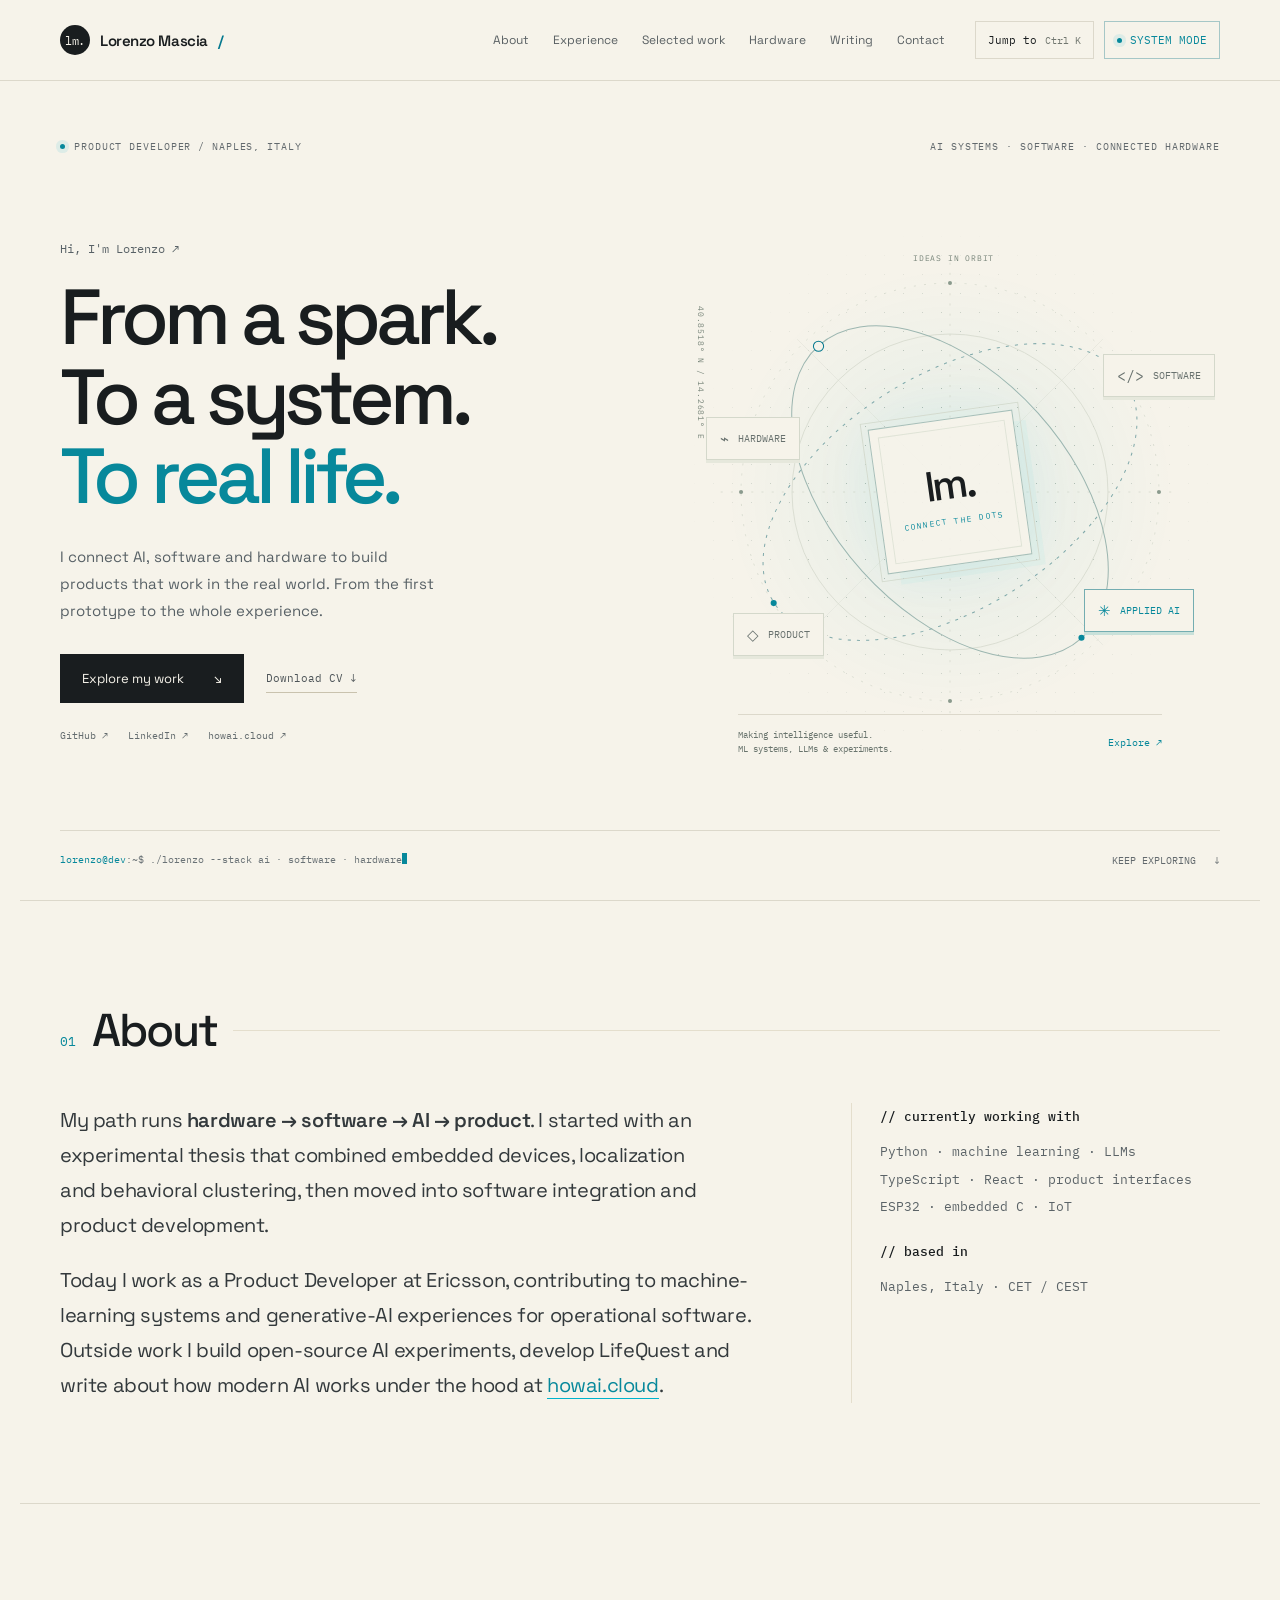
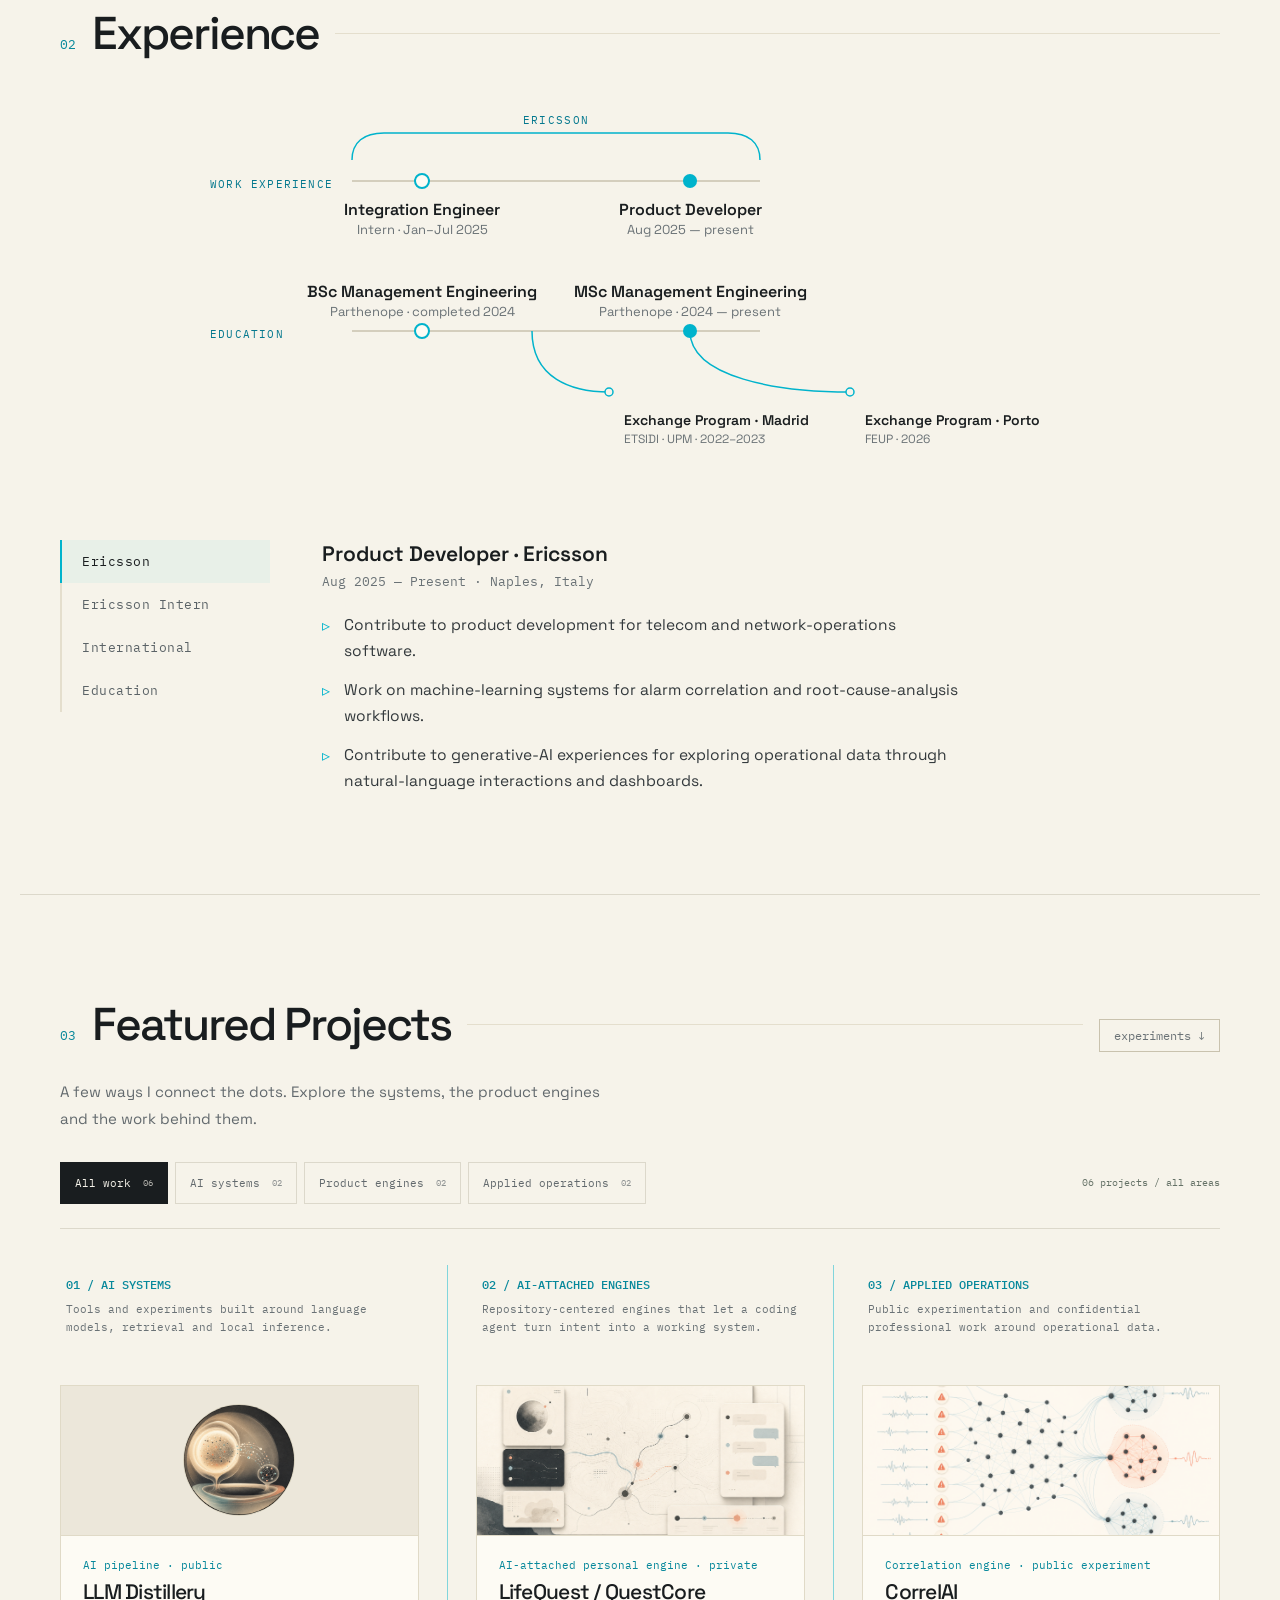
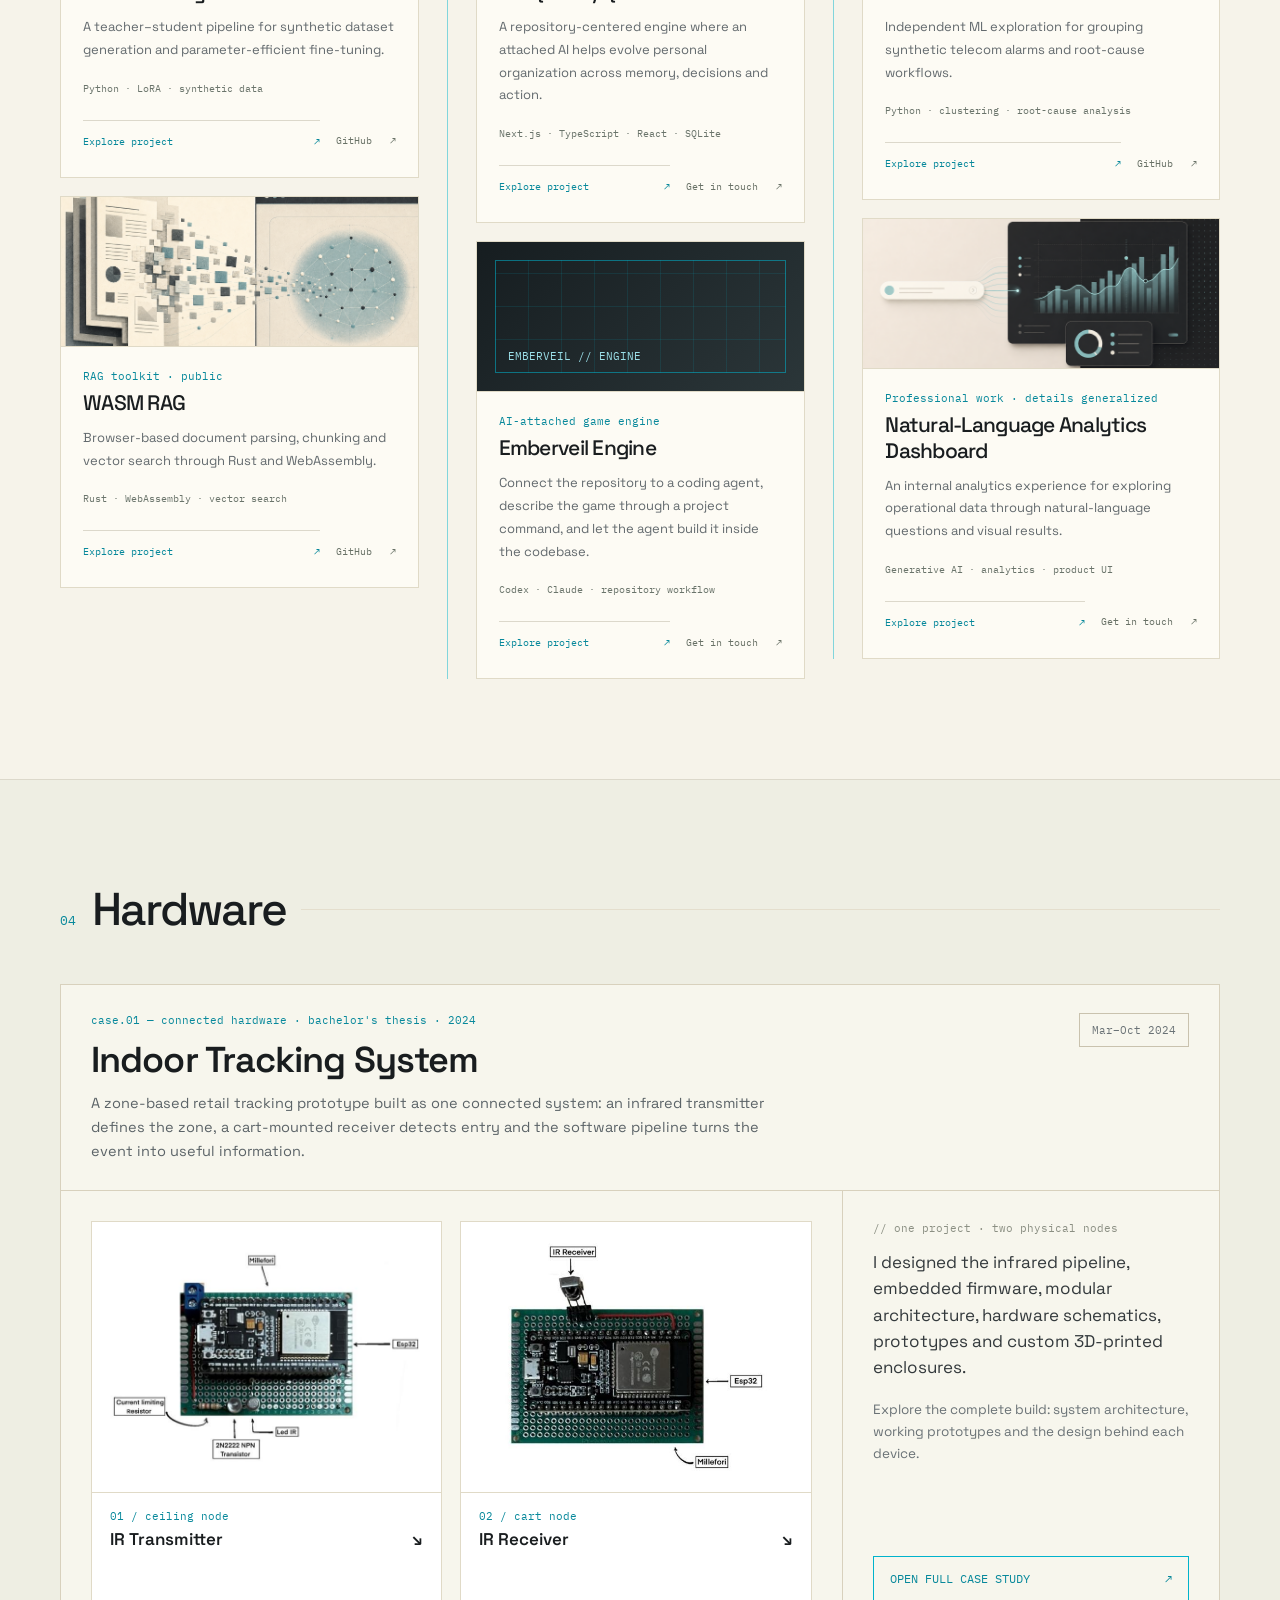
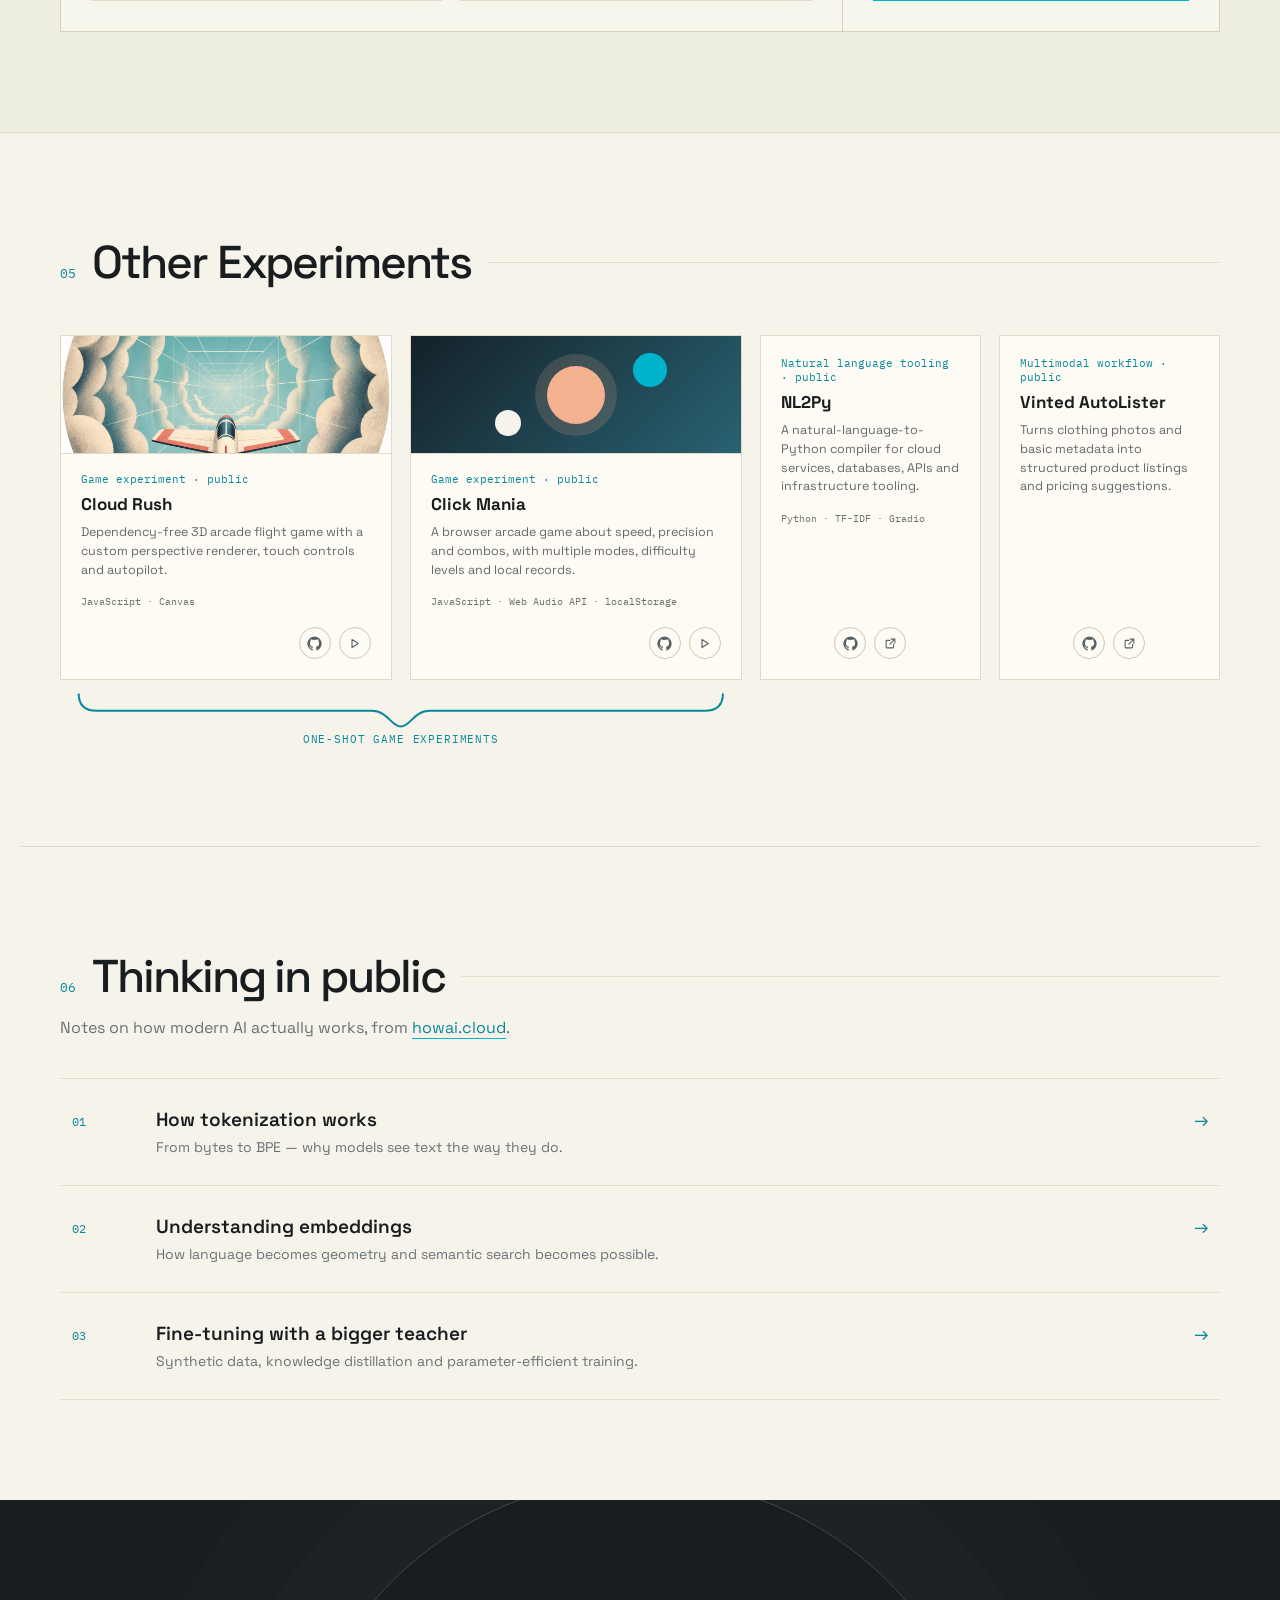
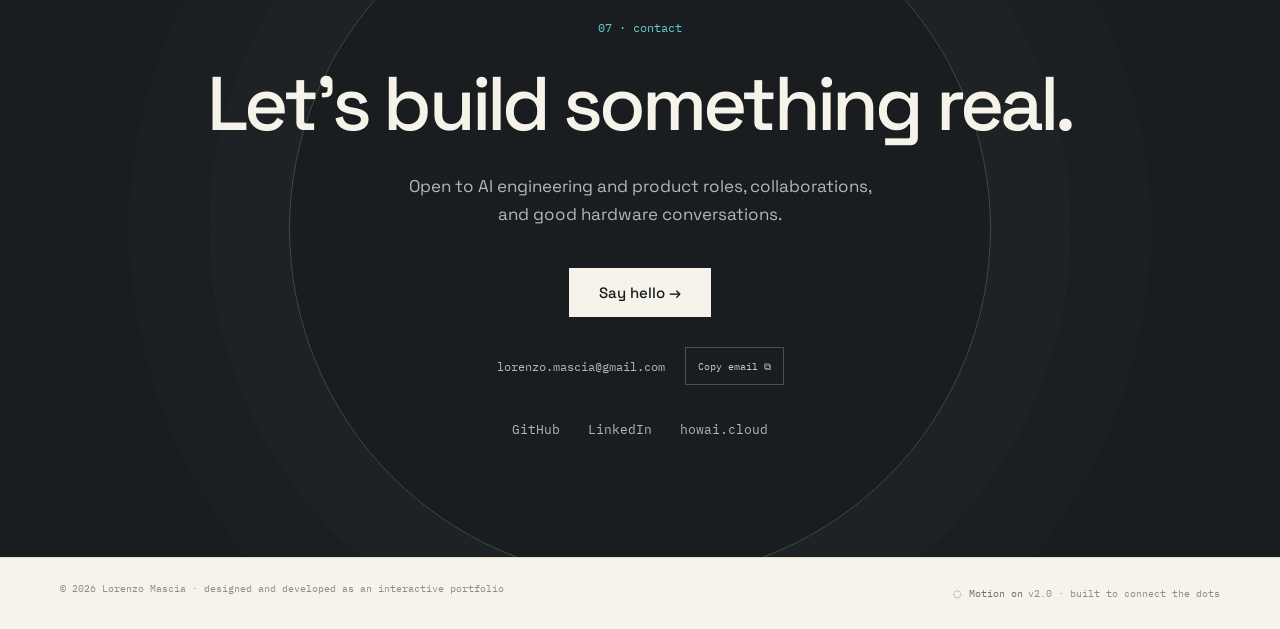
<file: index.html>
<!DOCTYPE html>
<html lang="en">
<head>
<meta charset="utf-8">
<meta name="viewport" content="width=device-width, initial-scale=1">
<title>Lorenzo Mascia</title>
<meta name="description" content="Product Developer based in Naples, Italy. I build applied AI systems, software products and connected hardware from prototype to working product.">
<meta property="og:title" content="Lorenzo Mascia">
<meta property="og:description" content="Applied AI systems, software products and connected hardware — from early prototype to working experience.">
<meta property="og:type" content="website">
<link rel="icon" href="assets/favicon.svg" type="image/svg+xml">
<link rel="preconnect" href="https://fonts.googleapis.com">
<link rel="preconnect" href="https://fonts.gstatic.com" crossorigin>
<link href="https://fonts.googleapis.com/css2?family=Space+Grotesk:wght@400;500;600;700&amp;family=IBM+Plex+Mono:wght@400;500&amp;display=swap" rel="stylesheet">
<style>
html { scroll-behavior: smooth; }
body { margin: 0; background: #f6f3ea; overflow-x: hidden; }
[hidden] { display: none !important; }
a { color: var(--accent-text, #04788e); }
a:hover { color: var(--accent, #00b3cc); }
::selection { background: rgba(0,179,204,.25); }
@keyframes blink { 0%,49% { opacity: 1; } 50%,100% { opacity: 0; } }
@keyframes pulse { 0% { box-shadow: 0 0 0 0 rgba(0,179,204,.55); } 70% { box-shadow: 0 0 0 8px rgba(0,179,204,0); } 100% { box-shadow: 0 0 0 0 rgba(0,179,204,0); } }
.hw-trigger { font: inherit; color: inherit; }
.hw-trigger:hover { border-color: var(--accent, #00b3cc) !important; }
.hw-trigger img { transition: transform .35s cubic-bezier(.25,.7,.25,1); }
.hw-trigger:hover img { transform: scale(1.025); }
.hw-panel[hidden] { display: none !important; }
.hw-case-card { transition: border-color .25s ease, transform .25s ease; }
.hw-case-card:hover { border-color: var(--accent, #00b3cc) !important; transform: translateY(-2px); }
.hw-case-link:focus-visible { outline: 2px solid var(--accent, #00b3cc); outline-offset: 4px; }
.feature-lanes { display: grid; grid-template-columns: repeat(3, minmax(0, 1fr)); gap: 0; align-items: start; }
.feature-lane { min-width: 0; padding: 0 28px; border-left: 1px solid rgba(0,179,204,.48); }
.feature-lane:first-child { padding-left: 0; border-left: 0; }
.feature-lane:last-child { padding-right: 0; }
.feature-lane-label { min-height: 112px; padding: 10px 6px 22px; font-family: 'IBM Plex Mono', monospace; font-size: 11px; line-height: 1.6; color: #6a7276; }
.feature-lane-label strong { display: block; margin-bottom: 7px; color: var(--accent-text, #04788e); font-size: 12px; font-weight: 500; }
.feature-stack { display: flex; flex-direction: column; gap: 18px; }
.feature-card { position: relative; display: flex; flex-direction: column; width: 100%; min-height: 300px; overflow: hidden; border: 1px solid #e0dac7; background: #fdfbf4; color: #191d1f; text-decoration: none; transition: transform .28s ease, border-color .28s ease, box-shadow .28s ease; }
.feature-card:hover { z-index: 2; border-color: var(--accent, #00b3cc); transform: translateY(-6px); box-shadow: 0 14px 28px rgba(25,29,31,.09); }
.feature-card-media { height: 150px; overflow: hidden; border-bottom: 1px solid #e0dac7; background: #ebe6d8; }
.feature-card-media img { display: block; width: 100%; height: 100%; object-fit: cover; transition: transform .35s ease; }
.feature-card:hover .feature-card-media img { transform: scale(1.035); }
.feature-card-body { padding: 16px 18px 18px; }
.feature-card-kicker { margin-bottom: 7px; font-family: 'IBM Plex Mono', monospace; font-size: 10.5px; color: var(--accent-text, #04788e); }
.feature-card h3 { margin: 0 0 8px; font-size: 19px; letter-spacing: -.015em; }
.feature-card p { margin: 0 0 12px; color: #62696d; font-size: 13px; line-height: 1.5; }
.feature-card-meta { font-family: 'IBM Plex Mono', monospace; font-size: 10.5px; color: #8b8f83; }
.feature-card-media--badge { display: grid; place-items: center; background: #ece7da; }
.feature-card-media--badge img { width: 112px; height: 112px; flex: 0 0 auto; border-radius: 50%; border: 1px solid #d8d1bd; object-fit: cover; }
.feature-card-media--engine { position: relative; background: linear-gradient(135deg, #161d20, #2b3639); }
.feature-card-media--engine::before { content: ''; position: absolute; inset: 18px; border: 1px solid rgba(0,179,204,.55); background: repeating-linear-gradient(90deg, transparent 0 32px, rgba(0,179,204,.12) 32px 33px), repeating-linear-gradient(0deg, transparent 0 32px, rgba(0,179,204,.12) 32px 33px); }
.feature-card-media--engine::after { content: 'EMBERVEIL // ENGINE'; position: absolute; left: 31px; bottom: 28px; font-family: 'IBM Plex Mono', monospace; font-size: 11px; color: #9be0e9; }
.experiment-draft-grid { display: grid; grid-template-columns: 1.2fr 1.2fr .8fr .8fr; gap: 18px; }
.experiment-card--cloud { grid-column: 1; grid-row: 1; }
.experiment-card--click { grid-column: 2; grid-row: 1; }
.experiment-card--nl2py { grid-column: 3; grid-row: 1; }
.experiment-card--vinted { grid-column: 4; grid-row: 1; }
.game-pair-brace { grid-column: 1 / 3; grid-row: 2; margin-top: -6px; padding: 0 18px; text-align: center; color: var(--accent-text, #04788e); }
.game-pair-brace svg { display: block; width: 100%; height: 36px; overflow: visible; }
.game-pair-brace span { display: block; margin-top: 4px; font-family: 'IBM Plex Mono', monospace; font-size: 10.5px; letter-spacing: .08em; }
.experiment-draft-card { display: flex; flex-direction: column; min-height: 250px; padding: 20px; border: 1px solid #e0dac7; background: #fdfbf4; color: #191d1f; text-decoration: none; transition: transform .25s ease, border-color .25s ease; }
.experiment-draft-card:hover { border-color: var(--accent, #00b3cc); }
.experiment-actions { display: flex; gap: 8px; margin-top: auto; padding-top: 16px; }
.experiment-actions--right { justify-content: flex-end; }
.experiment-actions--center { justify-content: center; }
.experiment-action { position: relative; display: grid; place-items: center; width: 32px; height: 32px; flex: 0 0 auto; border: 1px solid #cfc7b3; border-radius: 50%; background: #fdfbf4; color: #596165; text-decoration: none; transition: color .2s ease, border-color .2s ease, background .2s ease, transform .2s ease; }
.experiment-action:hover { color: var(--accent-text, #04788e); border-color: var(--accent, #00b3cc); background: rgba(0,179,204,.06); transform: translateY(-2px); }
.experiment-action:focus-visible { outline: 2px solid var(--accent, #00b3cc); outline-offset: 3px; }
.experiment-action svg { width: 15px; height: 15px; overflow: visible; }
.experiment-action::after { content: attr(data-tooltip); position: absolute; left: 50%; bottom: calc(100% + 7px); z-index: 4; padding: 5px 7px; border: 1px solid #d9d1bd; background: #fdfbf4; color: #596165; font-family: 'IBM Plex Mono', monospace; font-size: 9px; line-height: 1; letter-spacing: .04em; white-space: nowrap; opacity: 0; pointer-events: none; transform: translate(-50%, 3px); transition: opacity .16s ease, transform .16s ease; }
.experiment-action:hover::after, .experiment-action:focus-visible::after { opacity: 1; transform: translate(-50%, 0); }
.experiment-draft-visual { height: 118px; margin: -20px -20px 18px; overflow: hidden; border-bottom: 1px solid #e0dac7; background: #dfe9e7; }
.experiment-draft-visual img { display: block; width: 100%; height: 100%; object-fit: cover; }
.experiment-draft-visual--click { position: relative; background: linear-gradient(135deg, #142129, #296272); }
.experiment-draft-visual--click::before { content: ''; position: absolute; width: 58px; height: 58px; border-radius: 50%; left: 50%; top: 50%; transform: translate(-50%,-50%); background: #f4b290; box-shadow: 0 0 0 12px rgba(244,178,144,.17), 74px -25px 0 -12px #00b3cc, -68px 28px 0 -16px #f6f3ea; }
.experiment-draft-card h3 { margin: 0 0 8px; font-size: 17px; }
.experiment-draft-card p { margin: 0 0 14px; color: #62696d; font-size: 12.5px; line-height: 1.5; }
@media (max-width: 1000px) {
  .feature-lanes { grid-template-columns: 1fr; gap: 66px; }
  .feature-lane, .feature-lane:first-child, .feature-lane:last-child { padding: 34px 0 0; border-left: 0; border-top: 1px solid rgba(0,179,204,.48); }
  .feature-lane:first-child { padding-top: 0; border-top: 0; }
  .feature-lane-label { min-height: 0; padding: 0 0 14px; }
}
@media (max-width: 800px) {
  [data-mq="navlinks"] a { display: none; }
  [data-mq="navlinks"] { gap: 12px !important; }
  [data-mq="stack"] { grid-template-columns: 1fr !important; gap: 30px !important; }
  [data-mq="grid1"] { grid-template-columns: 1fr !important; grid-template-rows: none !important; }
  [data-mq="grid1"] > div > div:first-child { min-height: 150px !important; }
  [data-mq="grid2m"] { grid-template-columns: 1fr 1fr !important; }
  [data-mq="fitauto"] { height: auto !important; }
  [data-mq="tabsrow"] { flex-direction: row !important; overflow-x: auto; scrollbar-width: none; }
  [data-mq="tabsrow"] button { border-left: none !important; border-bottom: 2px solid #e4decd !important; white-space: nowrap; }
  [data-mq="wraprow"] { flex-wrap: wrap; row-gap: 12px !important; }
  [data-mq="arrows"] { right: 14px !important; bottom: 14px !important; }
  [data-mq="carousel"] button { width: 40px; }
  [data-mq="timeline-scroll"] { display: block !important; overflow-x: auto; margin-right: -22px; padding-right: 22px; scrollbar-width: thin; }
  [data-mq="hw-project-grid"], [data-mq="hw-detail-grid"] { grid-template-columns: 1fr !important; }
  [data-mq="hw-selector"] { grid-template-columns: 1fr 1fr !important; }
  .experiment-draft-grid { grid-template-columns: 1fr 1fr; }
  .experiment-card--cloud { grid-column: 1; grid-row: 1; }
  .experiment-card--click { grid-column: 2; grid-row: 1; }
  .game-pair-brace { grid-column: 1 / 3; grid-row: 2; }
  .experiment-card--nl2py { grid-column: 1; grid-row: 3; }
  .experiment-card--vinted { grid-column: 2; grid-row: 3; }
  section, header { padding-left: 22px !important; padding-right: 22px !important; }
}
@media (max-width: 480px) {
  [data-mq="grid2m"] { grid-template-columns: 1fr !important; }
  [data-mq="hw-selector"], [data-mq="hw-parts"] { grid-template-columns: 1fr !important; }
  .feature-card { min-height: 276px; }
  .experiment-draft-grid { grid-template-columns: 1fr; }
  .experiment-card--cloud { grid-column: 1; grid-row: 1; }
  .experiment-card--click { grid-column: 1; grid-row: 2; }
  .game-pair-brace { grid-column: 1; grid-row: 3; }
  .experiment-card--nl2py { grid-column: 1; grid-row: 4; }
  .experiment-card--vinted { grid-column: 1; grid-row: 5; }
}
</style>
<link rel="stylesheet" href="assets/refresh.css">
<link rel="stylesheet" href="assets/explorer.css">
<script src="assets/refresh.js" defer></script>
<script src="assets/project-explorer.js" defer></script>
</head>
<body>
<a href="#top" class="skip-link">Skip to content</a>
<div class="reading-progress" aria-hidden="true"></div>
<div class="portfolio-shell" style="font-family: 'Space Grotesk', sans-serif; background: #f6f3ea; color: #191d1f; min-height: 100vh;">

  <nav class="site-nav" aria-label="Main navigation" style="position: fixed; top: 0; left: 0; right: 0; z-index: 100; border-bottom: 1px solid #dcd8cb;">
    <div class="nav-inner">
      <a class="brand" href="#top"><span class="brand-mark" aria-hidden="true">lm.</span>Lorenzo Mascia<span style="color: #04788e;">/</span></a>
      <div class="nav-links" id="navLinks">
        <a href="#about">About</a><a href="#experience">Experience</a><a href="#software">Selected work</a><a href="#hardware">Hardware</a><a href="#writing">Writing</a><a href="#contact">Contact</a>
      </div>
      <div class="nav-tools">
        <button class="tool-button" id="openCommands" aria-label="Open quick navigation" aria-haspopup="dialog"><span class="command-label">Jump to</span><kbd id="commandShortcut">Ctrl K</kbd></button>
        <button class="tool-button system-trigger" id="openSystemBtn" aria-haspopup="dialog"><span class="status-dot" aria-hidden="true"></span>SYSTEM MODE</button>
        <button class="tool-button menu-toggle" id="menuToggle" aria-expanded="false" aria-controls="navLinks">Menu +</button>
      </div>
    </div>
  </nav>

  <header id="top" tabindex="-1" class="hero-v2" style="margin: 0 auto; display: flex; flex-direction: column; width: 100%;">
    <div class="hero-topline hero-entrance"><span><i class="status-dot" aria-hidden="true"></i> PRODUCT DEVELOPER / NAPLES, ITALY</span><span>AI SYSTEMS · SOFTWARE · CONNECTED HARDWARE</span></div>
    <div class="hero-grid">
      <div class="hero-copy hero-entrance">
        <p class="hero-intro">Hi, I'm Lorenzo <span aria-hidden="true">↗</span></p>
        <h1><span class="line">From a spark.</span><span class="line">To a system.</span><span class="line"><em>To real life.</em></span></h1>
        <p class="hero-description">I connect AI, software and hardware to build products that work in the real world. From the first prototype to the whole experience.</p>
        <div class="hero-actions"><a class="primary-action" href="#software" data-magnet>Explore my work <span aria-hidden="true">↘</span></a><a class="text-action" href="assets/documents/CV-2026-Lorenzo-Mascia.pdf" download>Download CV ↓</a></div>
        <div class="hero-socials"><a href="https://github.com/LorenzoMascia" target="_blank" rel="noopener">GitHub ↗</a><a href="https://www.linkedin.com/in/lorenzo-mascia" target="_blank" rel="noopener">LinkedIn ↗</a><a href="https://howai.cloud" target="_blank" rel="noopener">howai.cloud ↗</a></div>
      </div>
      <div class="orbital hero-entrance" aria-label="Explore the four connected areas of my work">
        <svg class="orbit-drawing" viewBox="0 0 520 520" aria-hidden="true">
          <g class="orbit-grid"><circle cx="260" cy="260" r="205" stroke-dasharray="2 8"/><circle cx="260" cy="260" r="155"/><path d="M260 35V485M35 260H485" stroke-dasharray="2 8"/><path d="M110 110L410 410M110 410L410 110" opacity=".45"/></g>
          <g class="orbit-ring"><ellipse class="orbit-wire" cx="260" cy="260" rx="204" ry="115" transform="rotate(-32 260 260)"/><circle class="orbit-particle" cx="433" cy="151" r="4"/><circle class="orbit-particle" cx="87" cy="369" r="3"/></g>
          <g class="orbit-ring reverse"><ellipse cx="260" cy="260" rx="193" ry="116" transform="rotate(48 260 260)" stroke="#9cb6b0" stroke-width="1" fill="none"/><circle class="orbit-particle" cx="389" cy="403" r="3"/><circle cx="131" cy="117" r="5" stroke="#04788e" stroke-width="1" fill="#f6f3ea"/></g>
          <g fill="#8a9a8d"><circle cx="260" cy="55" r="2"/><circle cx="260" cy="465" r="2"/><circle cx="55" cy="260" r="2"/><circle cx="465" cy="260" r="2"/></g>
        </svg>
        <span class="orbit-coordinate top">IDEAS IN ORBIT</span><span class="orbit-coordinate left">40.8518° N / 14.2681° E</span>
        <div class="orbit-core" aria-hidden="true"><strong>lm.</strong><span>CONNECT THE DOTS</span></div>
        <button class="orbit-node" data-domain="hardware" aria-pressed="false"><span class="node-symbol" aria-hidden="true">⌁</span> HARDWARE</button>
        <button class="orbit-node" data-domain="software" aria-pressed="false"><span class="node-symbol" aria-hidden="true">&lt;/&gt;</span> SOFTWARE</button>
        <button class="orbit-node" data-domain="ai" aria-pressed="true"><span class="node-symbol" aria-hidden="true">✳</span> APPLIED AI</button>
        <button class="orbit-node" data-domain="product" aria-pressed="false"><span class="node-symbol" aria-hidden="true">◇</span> PRODUCT</button>
        <div class="orbit-caption"><p id="domainCaption" aria-live="polite">Making intelligence useful.<br>ML systems, LLMs &amp; experiments.</p><a id="domainLink" href="#software" aria-label="Explore applied AI projects">Explore ↗</a></div>
      </div>
    </div>
    <div class="hero-bottom hero-entrance"><div class="terminal-line"><span class="prompt">lorenzo@dev</span>:~$ <span id="typed">./lorenzo --stack ai · software · hardware</span><span class="terminal-cursor" aria-hidden="true"></span></div><a class="scroll-cue" href="#about">KEEP EXPLORING <span aria-hidden="true">↓</span></a></div>
  </header>

  <section id="about" style="max-width: 1100px; margin: 0 auto; padding: 90px 36px; min-height: 100vh; box-sizing: border-box; display: flex; flex-direction: column; justify-content: center; width: 100%;">
    <div data-reveal="true" style="display: flex; align-items: baseline; gap: 16px; margin-bottom: 44px;">
      <span style="font-family: 'IBM Plex Mono', monospace; font-size: 13px; color: var(--accent-text, #04788e);">01</span>
      <h2 style="margin: 0; font-size: 32px; font-weight: 600; letter-spacing: -0.02em;">About</h2>
      <div style="flex: 1; height: 1px; background: #e4decd; align-self: center;"></div>
    </div>
    <div data-reveal="true" data-mq="stack" style="display: grid; grid-template-columns: 1.5fr 1fr; gap: 64px;">
      <div style="font-size: 16.5px; line-height: 1.75; color: #33393c;">
        <p style="margin: 0 0 20px; text-wrap: pretty;">My path runs <strong style="font-weight: 600;">hardware → software → AI → product</strong>. I started with an experimental thesis that combined embedded devices, localization and behavioral clustering, then moved into software integration and product development.</p>
        <p style="margin: 0; text-wrap: pretty;">Today I work as a Product Developer at Ericsson, contributing to machine-learning systems and generative-AI experiences for operational software. Outside work I build open-source AI experiments, develop LifeQuest and write about how modern AI works under the hood at <a href="https://howai.cloud" target="_blank" rel="noopener" style="text-decoration: none; border-bottom: 1px solid var(--accent, #00b3cc);">howai.cloud</a>.</p>
      </div>
      <div style="font-family: 'IBM Plex Mono', monospace; font-size: 13px; line-height: 2.1; color: #5b6367; border-left: 1px solid #e4decd; padding-left: 28px;">
        <div style="color: #191d1f; font-weight: 500; margin-bottom: 8px;">// currently working with</div>
        <div>Python · machine learning · LLMs</div>
        <div>TypeScript · React · product interfaces</div>
        <div>ESP32 · embedded C · IoT</div>
        <div style="margin-top: 18px; color: #191d1f; font-weight: 500; margin-bottom: 8px;">// based in</div>
        <div>Naples, Italy · CET / CEST</div>
      </div>
    </div>
  </section>

  <section id="experience" style="max-width: 1100px; margin: 0 auto; padding: 90px 36px; min-height: 100vh; box-sizing: border-box; display: flex; flex-direction: column; justify-content: center; width: 100%;">
    <div data-reveal="true" style="display: flex; align-items: baseline; gap: 16px; margin-bottom: 44px;">
      <span style="font-family: 'IBM Plex Mono', monospace; font-size: 13px; color: var(--accent-text, #04788e);">02</span>
      <h2 style="margin: 0; font-size: 32px; font-weight: 600; letter-spacing: -0.02em;">Experience</h2>
      <div style="flex: 1; height: 1px; background: #e4decd; align-self: center;"></div>
    </div>
    <div data-reveal="true" data-mq="timeline-scroll" style="display: flex; justify-content: center; margin: 0 0 54px;">
      <svg viewBox="0 0 860 380" role="img" aria-labelledby="journeyTitle journeyDesc" style="display: block; width: 860px; max-width: none; height: auto; margin: 0 auto; overflow: visible;">
        <title id="journeyTitle">Professional and academic path</title>
        <desc id="journeyDesc">A timeline showing the Ericsson internship progressing to Product Developer, plus bachelor's and master's degrees with exchange-program branches to Madrid and Porto.</desc>
        <g font-family="'IBM Plex Mono', monospace" fill="#6a7276" font-size="11" letter-spacing="1.2">
          <text x="0" y="82" fill="#04788e">WORK EXPERIENCE</text>
          <text x="0" y="232" fill="#04788e">EDUCATION</text>
        </g>

        <path d="M142 75 H550" stroke="#c9c2ae" stroke-width="1.5" fill="none"/>
        <path d="M142 54 C142 36 154 27 174 27 H518 C538 27 550 36 550 54" stroke="#00b3cc" stroke-width="1.5" fill="none"/>
        <text x="346" y="18" text-anchor="middle" fill="#04788e" font-family="'IBM Plex Mono', monospace" font-size="11" letter-spacing="1.3">ERICSSON</text>
        <circle cx="212" cy="75" r="7" fill="#fdfbf4" stroke="#00b3cc" stroke-width="2"/>
        <circle cx="480" cy="75" r="7" fill="#00b3cc"/>
        <g font-family="'Space Grotesk', sans-serif" fill="#191d1f">
          <text x="212" y="109" text-anchor="middle" font-size="16" font-weight="600">Integration Engineer</text>
          <text x="212" y="128" text-anchor="middle" font-size="13" fill="#6a7276">Intern · Jan–Jul 2025</text>
          <text x="480" y="109" text-anchor="middle" font-size="16" font-weight="600">Product Developer</text>
          <text x="480" y="128" text-anchor="middle" font-size="13" fill="#6a7276">Aug 2025 — present</text>
        </g>

        <path d="M142 225 H550" stroke="#c9c2ae" stroke-width="1.5" fill="none"/>
        <circle cx="212" cy="225" r="7" fill="#fdfbf4" stroke="#00b3cc" stroke-width="2"/>
        <circle cx="480" cy="225" r="7" fill="#00b3cc"/>
        <path d="M322 225 C322 272 361 286 399 286" stroke="#00b3cc" stroke-width="1.5" fill="none"/>
        <path d="M480 225 C480 272 569 286 640 286" stroke="#00b3cc" stroke-width="1.5" fill="none"/>
        <circle cx="399" cy="286" r="4" fill="#f6f3ea" stroke="#00b3cc" stroke-width="1.5"/>
        <circle cx="640" cy="286" r="4" fill="#f6f3ea" stroke="#00b3cc" stroke-width="1.5"/>
        <g font-family="'Space Grotesk', sans-serif" fill="#191d1f">
          <text x="212" y="191" text-anchor="middle" font-size="16" font-weight="600">BSc Management Engineering</text>
          <text x="212" y="210" text-anchor="middle" font-size="13" fill="#6a7276">Parthenope · completed 2024</text>
          <text x="480" y="191" text-anchor="middle" font-size="16" font-weight="600">MSc Management Engineering</text>
          <text x="480" y="210" text-anchor="middle" font-size="13" fill="#6a7276">Parthenope · 2024 — present</text>
          <text x="414" y="319" font-size="14" font-weight="600">Exchange Program · Madrid</text>
          <text x="414" y="337" font-size="12" fill="#6a7276">ETSIDI · UPM · 2022–2023</text>
          <text x="655" y="319" font-size="14" font-weight="600">Exchange Program · Porto</text>
          <text x="655" y="337" font-size="12" fill="#6a7276">FEUP · 2026</text>
        </g>
      </svg>
    </div>
    <div data-reveal="true" data-mq="stack" style="display: grid; grid-template-columns: 210px 1fr; gap: 52px; min-height: 250px;">
      <div id="expTabs" data-mq="tabsrow" style="display: flex; flex-direction: column;"></div>
      <div>
        <h3 id="expRole" style="margin: 0 0 6px; font-size: 21px; font-weight: 600;">Product Developer · Ericsson</h3>
        <div id="expMeta" style="font-family: 'IBM Plex Mono', monospace; font-size: 12.5px; color: #6a7276; margin-bottom: 24px;">Aug 2025 — Present · Naples, Italy</div>
        <div id="expBullets" style="display: flex; flex-direction: column; gap: 14px;">
          <ul style="margin: 0; padding-left: 20px; display: grid; gap: 14px; font-size: 15.5px; line-height: 1.65; color: #33393c; max-width: 640px;">
            <li>Contribute to product development for telecom and network-operations software.</li>
            <li>Work on machine-learning systems for alarm correlation and root-cause-analysis workflows.</li>
            <li>Contribute to generative-AI experiences for exploring operational data through natural-language interactions and dashboards.</li>
          </ul>
        </div>
      </div>
    </div>
  </section>

  <section id="software" data-mq="fitauto" style="max-width: 1500px; margin: 0 auto; padding: 100px 48px; min-height: 100vh; box-sizing: border-box; display: flex; flex-direction: column; width: 100%;">
    <div data-reveal="true" style="display: flex; align-items: baseline; gap: 16px; margin-bottom: 28px; flex-shrink: 0;">
      <span style="font-family: 'IBM Plex Mono', monospace; font-size: 13px; color: var(--accent-text, #04788e);">03</span>
      <h2 style="margin: 0; font-size: 32px; font-weight: 600; letter-spacing: -0.02em;">Featured Projects</h2>
      <div style="flex: 1; height: 1px; background: #e4decd; align-self: center;"></div>
      <a href="#experiments" style="font-family: 'IBM Plex Mono', monospace; font-size: 12px; color: #6a7276; text-decoration: none; white-space: nowrap; border: 1px solid #c9c2ae; padding: 8px 14px;" style-hover="color: var(--accent-text, #04788e); border: 1px solid var(--accent, #00b3cc);">experiments ↓</a>
    </div>

    <p class="projects-intro">A few ways I connect the dots. Explore the systems, the product engines and the work behind them.</p>
    <div class="project-filters" hidden>
      <div class="project-filter-buttons" role="group" aria-label="Filter projects by area">
        <button type="button" data-project-filter="all" aria-pressed="true" aria-controls="projectLanes">All work <span>06</span></button>
        <button type="button" data-project-filter="ai" aria-pressed="false" aria-controls="projectLanes">AI systems <span>02</span></button>
        <button type="button" data-project-filter="engines" aria-pressed="false" aria-controls="projectLanes">Product engines <span>02</span></button>
        <button type="button" data-project-filter="operations" aria-pressed="false" aria-controls="projectLanes">Applied operations <span>02</span></button>
      </div>
      <p id="projectCount" role="status" aria-live="polite" aria-atomic="true">06 projects / all areas</p>
    </div>
    <div class="feature-lanes" id="projectLanes" data-filter="all" data-reveal="true">
      <div class="feature-lane" data-project-area="ai">
        <div class="feature-lane-label"><strong>01 / AI SYSTEMS</strong>Tools and experiments built around language models, retrieval and local inference.</div>
        <div class="feature-stack">
          <article aria-labelledby="project-title-distillery" data-project="distillery" class="feature-card feature-card--back">
            <div class="feature-card-media feature-card-media--badge"><img src="assets/projects/llm-distillery-badge.png" alt="LLM Distillery visual" loading="lazy"></div>
            <div class="feature-card-body"><div class="feature-card-kicker">AI pipeline · public</div><h3 id="project-title-distillery">LLM Distillery</h3><p>A teacher–student pipeline for synthetic dataset generation and parameter-efficient fine-tuning.</p><div class="feature-card-meta">Python · LoRA · synthetic data</div></div>
          <div class="project-card-actions"><button type="button" data-project-open="distillery" aria-haspopup="dialog" aria-label="Read more about LLM Distillery" hidden>Explore project <span aria-hidden="true">↗</span></button><a class="project-source" href="https://github.com/LorenzoMascia/llm-distillery" target="_blank" rel="noopener" data-action-label="View repository" aria-label="View repository: LLM Distillery">GitHub <span aria-hidden="true">↗</span></a></div>
          </article>
          <article aria-labelledby="project-title-rag" data-project="rag" class="feature-card feature-card--front">
            <div class="feature-card-media"><img src="assets/projects/wasm-rag-cover.png" alt="Document chunks flowing into local vector search" loading="lazy"></div>
            <div class="feature-card-body"><div class="feature-card-kicker">RAG toolkit · public</div><h3 id="project-title-rag">WASM RAG</h3><p>Browser-based document parsing, chunking and vector search through Rust and WebAssembly.</p><div class="feature-card-meta">Rust · WebAssembly · vector search</div></div>
          <div class="project-card-actions"><button type="button" data-project-open="rag" aria-haspopup="dialog" aria-label="Read more about WASM RAG" hidden>Explore project <span aria-hidden="true">↗</span></button><a class="project-source" href="https://github.com/LorenzoMascia/wasm-rag" target="_blank" rel="noopener" data-action-label="View repository" aria-label="View repository: WASM RAG">GitHub <span aria-hidden="true">↗</span></a></div>
          </article>
        </div>
      </div>

      <div class="feature-lane" data-project-area="engines">
        <div class="feature-lane-label"><strong>02 / AI-ATTACHED ENGINES</strong>Repository-centered engines that let a coding agent turn intent into a working system.</div>
        <div class="feature-stack">
          <article aria-labelledby="project-title-lifequest" data-project="lifequest" class="feature-card feature-card--back">
            <div class="feature-card-media"><img src="assets/projects/lifequest-cover.png" alt="Abstract visual map for LifeQuest" loading="lazy"></div>
            <div class="feature-card-body"><div class="feature-card-kicker">AI-attached personal engine · private</div><h3 id="project-title-lifequest">LifeQuest / QuestCore</h3><p>A repository-centered engine where an attached AI helps evolve personal organization across memory, decisions and action.</p><div class="feature-card-meta">Next.js · TypeScript · React · SQLite</div></div>
          <div class="project-card-actions"><button type="button" data-project-open="lifequest" aria-haspopup="dialog" aria-label="Read more about LifeQuest / QuestCore" hidden>Explore project <span aria-hidden="true">↗</span></button><a class="project-source" href="mailto:lorenzo.mascia@gmail.com?subject=About%20LifeQuest%20%2F%20QuestCore" data-action-label="Discuss this project" aria-label="Discuss this project: LifeQuest / QuestCore">Get in touch <span aria-hidden="true">↗</span></a></div>
          </article>
          <article aria-labelledby="project-title-emberveil" data-project="emberveil" class="feature-card feature-card--front">
            <div class="feature-card-media feature-card-media--engine" aria-label="Emberveil Engine visual"></div>
            <div class="feature-card-body"><div class="feature-card-kicker">AI-attached game engine</div><h3 id="project-title-emberveil">Emberveil Engine</h3><p>Connect the repository to a coding agent, describe the game through a project command, and let the agent build it inside the codebase.</p><div class="feature-card-meta">Codex · Claude · repository workflow</div></div>
          <div class="project-card-actions"><button type="button" data-project-open="emberveil" aria-haspopup="dialog" aria-label="Read more about Emberveil Engine" hidden>Explore project <span aria-hidden="true">↗</span></button><a class="project-source" href="mailto:lorenzo.mascia@gmail.com?subject=About%20Emberveil%20Engine" data-action-label="Discuss this project" aria-label="Discuss this project: Emberveil Engine">Get in touch <span aria-hidden="true">↗</span></a></div>
          </article>
        </div>
      </div>

      <div class="feature-lane" data-project-area="operations">
        <div class="feature-lane-label"><strong>03 / APPLIED OPERATIONS</strong>Public experimentation and confidential professional work around operational data.</div>
        <div class="feature-stack">
          <article aria-labelledby="project-title-correlai" data-project="correlai" class="feature-card feature-card--back">
            <div class="feature-card-media"><img src="assets/projects/correlai-cover.png" alt="Synthetic alarm correlation graph visual" loading="lazy"></div>
            <div class="feature-card-body"><div class="feature-card-kicker">Correlation engine · public experiment</div><h3 id="project-title-correlai">CorrelAI</h3><p>Independent ML exploration for grouping synthetic telecom alarms and root-cause workflows.</p><div class="feature-card-meta">Python · clustering · root-cause analysis</div></div>
          <div class="project-card-actions"><button type="button" data-project-open="correlai" aria-haspopup="dialog" aria-label="Read more about CorrelAI" hidden>Explore project <span aria-hidden="true">↗</span></button><a class="project-source" href="https://github.com/LorenzoMascia/CorrelAI" target="_blank" rel="noopener" data-action-label="View repository" aria-label="View repository: CorrelAI">GitHub <span aria-hidden="true">↗</span></a></div>
          </article>
          <article aria-labelledby="project-title-analytics" data-project="analytics" class="feature-card feature-card--front">
            <div class="feature-card-media"><img src="assets/projects/nl-analytics-cover.png" alt="Abstract operational analytics dashboard visual" loading="lazy"></div>
            <div class="feature-card-body"><div class="feature-card-kicker">Professional work · details generalized</div><h3 id="project-title-analytics">Natural-Language Analytics Dashboard</h3><p>An internal analytics experience for exploring operational data through natural-language questions and visual results.</p><div class="feature-card-meta">Generative AI · analytics · product UI</div></div>
          <div class="project-card-actions"><button type="button" data-project-open="analytics" aria-haspopup="dialog" aria-label="Read more about Natural-Language Analytics Dashboard" hidden>Explore project <span aria-hidden="true">↗</span></button><a class="project-source" href="mailto:lorenzo.mascia@gmail.com?subject=About%20Natural-Language%20Analytics%20Dashboard" data-action-label="Get in touch" aria-label="Get in touch: Natural-Language Analytics Dashboard">Get in touch <span aria-hidden="true">↗</span></a></div>
          </article>
        </div>
      </div>
    </div>

  </section>

  <section id="hardware">
    <div style="max-width: 1100px; margin: 0 auto; padding: 64px 36px; min-height: 100vh; box-sizing: border-box; display: flex; flex-direction: column; justify-content: center; width: 100%;">
      <div data-reveal="true" style="display: flex; align-items: baseline; gap: 16px; margin-bottom: 16px;">
        <span style="font-family: 'IBM Plex Mono', monospace; font-size: 13px; color: var(--accent-text, #04788e);">04</span>
        <h2 style="margin: 0; font-size: 32px; font-weight: 600; letter-spacing: -0.02em;">Hardware</h2>
        <div style="flex: 1; height: 1px; background: #e4decd; align-self: center;"></div>
      </div>
      <article class="hw-case-card" data-reveal="true" style="position: relative; margin-top: 30px; border: 1px solid #d8d1bd; background: rgba(253,251,244,.5); cursor: pointer;">
        <a class="hw-case-link" href="indoor-tracking.html" aria-label="Open the complete Indoor Tracking System case study" style="position: absolute; inset: 0; z-index: 5;"></a>
        <div style="padding: 28px 30px 26px; border-bottom: 1px solid #d8d1bd; display: flex; justify-content: space-between; align-items: flex-start; gap: 24px; flex-wrap: wrap;">
          <div>
            <div style="font-family: 'IBM Plex Mono', monospace; font-size: 11px; color: var(--accent-text, #04788e); margin-bottom: 10px;">case.01 — connected hardware · bachelor's thesis · 2024</div>
            <h3 style="margin: 0 0 9px; font-size: clamp(25px, 3vw, 36px); font-weight: 600; letter-spacing: -.025em;">Indoor Tracking System</h3>
            <p style="margin: 0; max-width: 680px; color: #5b6367; font-size: 14.5px; line-height: 1.65; text-wrap: pretty;">A zone-based retail tracking prototype built as one connected system: an infrared transmitter defines the zone, a cart-mounted receiver detects entry and the software pipeline turns the event into useful information.</p>
          </div>
          <span style="font-family: 'IBM Plex Mono', monospace; font-size: 11px; color: #6a7276; border: 1px solid #c9c2ae; padding: 9px 12px; white-space: nowrap;">Mar–Oct 2024</span>
        </div>

        <div data-mq="hw-project-grid" style="display: grid; grid-template-columns: 1.35fr .65fr; min-height: 440px;">
          <div style="padding: 30px; border-right: 1px solid #d8d1bd;">
            <div data-mq="hw-parts" style="display: grid; grid-template-columns: 1fr 1fr; gap: 18px; height: 100%;">
              <div class="hw-trigger" style="position: relative; overflow: hidden; min-height: 355px; padding: 0; text-align: left; cursor: pointer; border: 1px solid #e0dac7; background: #fff;">
                <img src="assets/hw-board.png" alt="ESP32 infrared transmitter prototype" style="display: block; width: 100%; height: 270px; object-fit: contain; padding: 18px; box-sizing: border-box;">
                <span style="display: block; border-top: 1px solid #e0dac7; padding: 16px 18px;">
                  <span style="display: block; font-family: 'IBM Plex Mono', monospace; font-size: 10.5px; color: var(--accent-text, #04788e); margin-bottom: 5px;">01 / ceiling node</span>
                  <strong style="display: flex; justify-content: space-between; gap: 14px; font-size: 17px; font-weight: 600;">IR Transmitter <span aria-hidden="true">↘</span></strong>
                </span>
              </div>
              <div class="hw-trigger" style="position: relative; overflow: hidden; min-height: 355px; padding: 0; text-align: left; cursor: pointer; border: 1px solid #e0dac7; background: #fff;">
                <img src="assets/hw-rx-board.png" alt="ESP32 infrared receiver prototype" style="display: block; width: 100%; height: 270px; object-fit: contain; padding: 18px; box-sizing: border-box;">
                <span style="display: block; border-top: 1px solid #e0dac7; padding: 16px 18px;">
                  <span style="display: block; font-family: 'IBM Plex Mono', monospace; font-size: 10.5px; color: var(--accent-text, #04788e); margin-bottom: 5px;">02 / cart node</span>
                  <strong style="display: flex; justify-content: space-between; gap: 14px; font-size: 17px; font-weight: 600;">IR Receiver <span aria-hidden="true">↘</span></strong>
                </span>
              </div>
            </div>
          </div>

          <div style="padding: 30px; display: flex; flex-direction: column; justify-content: space-between; gap: 28px;">
            <div>
              <div style="font-family: 'IBM Plex Mono', monospace; font-size: 11px; color: #8b8f83; margin-bottom: 14px;">// one project · two physical nodes</div>
              <p style="margin: 0 0 18px; font-size: 17px; line-height: 1.55; color: #33393c;">I designed the infrared pipeline, embedded firmware, modular architecture, hardware schematics, prototypes and custom 3D-printed enclosures.</p>
              <p style="margin: 0; font-size: 13.5px; line-height: 1.65; color: #6a7276;">Explore the complete build: system architecture, working prototypes and the design behind each device.</p>
            </div>
            <div class="hw-trigger" style="width: 100%; padding: 14px 16px; cursor: pointer; border: 1px solid var(--accent, #00b3cc); background: transparent; color: var(--accent-text, #04788e); font-family: 'IBM Plex Mono', monospace; font-size: 11.5px; text-align: left; display: flex; justify-content: space-between; gap: 14px;">
              <span>OPEN FULL CASE STUDY</span><span aria-hidden="true">↗</span>
            </div>
          </div>
        </div>

      </article>
    </div>
  </section>

  <section id="experiments" style="max-width: 1100px; margin: 0 auto; padding: 90px 36px; min-height: 100vh; box-sizing: border-box; display: flex; flex-direction: column; justify-content: center; width: 100%;">
    <div data-reveal="true" style="display: flex; align-items: baseline; gap: 16px; margin-bottom: 44px;">
      <span style="font-family: 'IBM Plex Mono', monospace; font-size: 13px; color: var(--accent-text, #04788e);">05</span>
      <h2 style="margin: 0; font-size: 32px; font-weight: 600; letter-spacing: -0.02em;">Other Experiments</h2>
      <div style="flex: 1; height: 1px; background: #e4decd; align-self: center;"></div>
    </div>
    <div class="experiment-draft-grid" data-reveal="true">
      <article class="experiment-draft-card experiment-card--cloud">
        <div class="experiment-draft-visual"><img src="assets/projects/cloud-rush-badge.png" alt="Cloud Rush visual" loading="lazy"></div>
        <div class="feature-card-kicker">Game experiment · public</div><h3>Cloud Rush</h3><p>Dependency-free 3D arcade flight game with a custom perspective renderer, touch controls and autopilot.</p><div class="feature-card-meta">JavaScript · Canvas</div>
        <div class="experiment-actions experiment-actions--right" aria-label="Cloud Rush links">
          <a class="experiment-action" href="https://github.com/LorenzoMascia/cloud-rush" target="_blank" rel="noopener" aria-label="Open Cloud Rush repository on GitHub" data-tooltip="GitHub"><svg viewBox="0 0 24 24" aria-hidden="true"><path fill="currentColor" d="M12 .7A11.5 11.5 0 0 0 8.36 23.1c.58.11.79-.25.79-.56v-2.24c-3.22.7-3.9-1.37-3.9-1.37-.53-1.34-1.29-1.7-1.29-1.7-1.05-.72.08-.71.08-.71 1.17.08 1.78 1.2 1.78 1.2 1.04 1.77 2.72 1.26 3.38.96.1-.75.41-1.26.74-1.55-2.57-.29-5.27-1.28-5.27-5.69 0-1.26.45-2.28 1.19-3.09-.12-.29-.52-1.47.11-3.05 0 0 .97-.31 3.16 1.18a10.9 10.9 0 0 1 5.76 0c2.2-1.49 3.16-1.18 3.16-1.18.63 1.58.23 2.76.11 3.05.74.81 1.19 1.83 1.19 3.09 0 4.42-2.7 5.39-5.28 5.68.42.36.79 1.08.79 2.18v3.23c0 .31.21.67.8.56A11.5 11.5 0 0 0 12 .7Z"/></svg></a>
          <a class="experiment-action" href="https://lorenzomascia.github.io/cloud-rush/" target="_blank" rel="noopener" aria-label="Play Cloud Rush" data-tooltip="Play game"><svg viewBox="0 0 24 24" aria-hidden="true"><path d="M8 5.5 18 12 8 18.5Z" fill="none" stroke="currentColor" stroke-width="1.8" stroke-linejoin="round"/></svg></a>
        </div>
      </article>
      <article class="experiment-draft-card experiment-card--click">
        <div class="experiment-draft-visual experiment-draft-visual--click" aria-label="Click Mania draft visual"></div>
        <div class="feature-card-kicker">Game experiment · public</div><h3>Click Mania</h3><p>A browser arcade game about speed, precision and combos, with multiple modes, difficulty levels and local records.</p><div class="feature-card-meta">JavaScript · Web Audio API · localStorage</div>
        <div class="experiment-actions experiment-actions--right" aria-label="Click Mania links">
          <a class="experiment-action" href="https://github.com/LorenzoMascia/click_mania" target="_blank" rel="noopener" aria-label="Open Click Mania repository on GitHub" data-tooltip="GitHub"><svg viewBox="0 0 24 24" aria-hidden="true"><path fill="currentColor" d="M12 .7A11.5 11.5 0 0 0 8.36 23.1c.58.11.79-.25.79-.56v-2.24c-3.22.7-3.9-1.37-3.9-1.37-.53-1.34-1.29-1.7-1.29-1.7-1.05-.72.08-.71.08-.71 1.17.08 1.78 1.2 1.78 1.2 1.04 1.77 2.72 1.26 3.38.96.1-.75.41-1.26.74-1.55-2.57-.29-5.27-1.28-5.27-5.69 0-1.26.45-2.28 1.19-3.09-.12-.29-.52-1.47.11-3.05 0 0 .97-.31 3.16 1.18a10.9 10.9 0 0 1 5.76 0c2.2-1.49 3.16-1.18 3.16-1.18.63 1.58.23 2.76.11 3.05.74.81 1.19 1.83 1.19 3.09 0 4.42-2.7 5.39-5.28 5.68.42.36.79 1.08.79 2.18v3.23c0 .31.21.67.8.56A11.5 11.5 0 0 0 12 .7Z"/></svg></a>
          <a class="experiment-action" href="https://lorenzomascia.github.io/click_mania/" target="_blank" rel="noopener" aria-label="Play Click Mania" data-tooltip="Play game"><svg viewBox="0 0 24 24" aria-hidden="true"><path d="M8 5.5 18 12 8 18.5Z" fill="none" stroke="currentColor" stroke-width="1.8" stroke-linejoin="round"/></svg></a>
        </div>
      </article>
      <article class="experiment-draft-card experiment-card--nl2py">
        <div class="feature-card-kicker">Natural language tooling · public</div><h3>NL2Py</h3><p>A natural-language-to-Python compiler for cloud services, databases, APIs and infrastructure tooling.</p><div class="feature-card-meta">Python · TF-IDF · Gradio</div>
        <div class="experiment-actions experiment-actions--center" aria-label="NL2Py links">
          <a class="experiment-action" href="https://github.com/LorenzoMascia/nl2py" target="_blank" rel="noopener" aria-label="Open NL2Py repository on GitHub" data-tooltip="GitHub"><svg viewBox="0 0 24 24" aria-hidden="true"><path fill="currentColor" d="M12 .7A11.5 11.5 0 0 0 8.36 23.1c.58.11.79-.25.79-.56v-2.24c-3.22.7-3.9-1.37-3.9-1.37-.53-1.34-1.29-1.7-1.29-1.7-1.05-.72.08-.71.08-.71 1.17.08 1.78 1.2 1.78 1.2 1.04 1.77 2.72 1.26 3.38.96.1-.75.41-1.26.74-1.55-2.57-.29-5.27-1.28-5.27-5.69 0-1.26.45-2.28 1.19-3.09-.12-.29-.52-1.47.11-3.05 0 0 .97-.31 3.16 1.18a10.9 10.9 0 0 1 5.76 0c2.2-1.49 3.16-1.18 3.16-1.18.63 1.58.23 2.76.11 3.05.74.81 1.19 1.83 1.19 3.09 0 4.42-2.7 5.39-5.28 5.68.42.36.79 1.08.79 2.18v3.23c0 .31.21.67.8.56A11.5 11.5 0 0 0 12 .7Z"/></svg></a>
          <a class="experiment-action" href="https://lorenzomascia.github.io/nl2py/index.html" target="_blank" rel="noopener" aria-label="Open the NL2Py project page" data-tooltip="Project page"><svg viewBox="0 0 24 24" aria-hidden="true"><path d="M13 5h6v6M19 5l-8 8M17 13v5a1 1 0 0 1-1 1H6a1 1 0 0 1-1-1V8a1 1 0 0 1 1-1h5" fill="none" stroke="currentColor" stroke-width="1.7" stroke-linecap="round" stroke-linejoin="round"/></svg></a>
        </div>
      </article>
      <article class="experiment-draft-card experiment-card--vinted">
        <div class="feature-card-kicker">Multimodal workflow · public</div><h3>Vinted AutoLister</h3><p>Turns clothing photos and basic metadata into structured product listings and pricing suggestions.</p>
        <div class="experiment-actions experiment-actions--center" aria-label="Vinted AutoLister links">
          <a class="experiment-action" href="https://github.com/LorenzoMascia/vinted_autolister" target="_blank" rel="noopener" aria-label="Open Vinted AutoLister repository on GitHub" data-tooltip="GitHub"><svg viewBox="0 0 24 24" aria-hidden="true"><path fill="currentColor" d="M12 .7A11.5 11.5 0 0 0 8.36 23.1c.58.11.79-.25.79-.56v-2.24c-3.22.7-3.9-1.37-3.9-1.37-.53-1.34-1.29-1.7-1.29-1.7-1.05-.72.08-.71.08-.71 1.17.08 1.78 1.2 1.78 1.2 1.04 1.77 2.72 1.26 3.38.96.1-.75.41-1.26.74-1.55-2.57-.29-5.27-1.28-5.27-5.69 0-1.26.45-2.28 1.19-3.09-.12-.29-.52-1.47.11-3.05 0 0 .97-.31 3.16 1.18a10.9 10.9 0 0 1 5.76 0c2.2-1.49 3.16-1.18 3.16-1.18.63 1.58.23 2.76.11 3.05.74.81 1.19 1.83 1.19 3.09 0 4.42-2.7 5.39-5.28 5.68.42.36.79 1.08.79 2.18v3.23c0 .31.21.67.8.56A11.5 11.5 0 0 0 12 .7Z"/></svg></a>
          <a class="experiment-action" href="https://vintedautolister.streamlit.app" target="_blank" rel="noopener" aria-label="Try the Vinted AutoLister app" data-tooltip="Try app"><svg viewBox="0 0 24 24" aria-hidden="true"><path d="M13 5h6v6M19 5l-8 8M17 13v5a1 1 0 0 1-1 1H6a1 1 0 0 1-1-1V8a1 1 0 0 1 1-1h5" fill="none" stroke="currentColor" stroke-width="1.7" stroke-linecap="round" stroke-linejoin="round"/></svg></a>
        </div>
      </article>
      <div class="game-pair-brace" aria-label="Cloud Rush and Click Mania are one-shot game experiments">
        <svg viewBox="0 0 1000 50" preserveAspectRatio="none" aria-hidden="true"><path d="M1 2 C1 20 13 26 29 26 H455 C480 26 485 48 500 48 C515 48 520 26 545 26 H971 C987 26 999 20 999 2" fill="none" stroke="currentColor" stroke-width="2" vector-effect="non-scaling-stroke"/></svg>
        <span>ONE-SHOT GAME EXPERIMENTS</span>
      </div>
    </div>

  </section>

  <section id="writing" style="max-width: 1100px; margin: 0 auto; padding: 90px 36px; min-height: 100vh; box-sizing: border-box; display: flex; flex-direction: column; justify-content: center; width: 100%;">
    <div data-reveal="true" style="display: flex; align-items: baseline; gap: 16px; margin-bottom: 12px;">
      <span style="font-family: 'IBM Plex Mono', monospace; font-size: 13px; color: var(--accent-text, #04788e);">06</span>
      <h2 style="margin: 0; font-size: 32px; font-weight: 600; letter-spacing: -0.02em;">Thinking in public</h2>
      <div style="flex: 1; height: 1px; background: #e4decd; align-self: center;"></div>
    </div>
    <p data-reveal="true" style="margin: 0 0 40px; font-size: 16px; color: #6a7276;">Notes on how modern AI actually works, from <a href="https://howai.cloud" target="_blank" rel="noopener" style="text-decoration: none; border-bottom: 1px solid var(--accent, #00b3cc);">howai.cloud</a>.</p>
    <div data-reveal="true" style="display: flex; flex-direction: column;">
      <a href="https://www.howai.cloud/tokenization-llm.html" target="_blank" rel="noopener" style="display: grid; grid-template-columns: 60px 1fr auto; gap: 24px; align-items: baseline; padding: 24px 12px; border-top: 1px solid #e4decd; text-decoration: none; color: inherit; transition: background .2s;" style-hover="background: #fdfbf4;">
        <span style="font-family: 'IBM Plex Mono', monospace; font-size: 12px; color: var(--accent-text, #04788e);">01</span>
        <span><span style="display: block; font-size: 19px; font-weight: 600; margin-bottom: 4px;">How tokenization works</span><span style="font-size: 14px; color: #6a7276;">From bytes to BPE — why models see text the way they do.</span></span>
        <span style="color: var(--accent-text, #04788e); font-size: 18px;">→</span>
      </a>
      <a href="https://www.howai.cloud/embeddings-llm.html" target="_blank" rel="noopener" style="display: grid; grid-template-columns: 60px 1fr auto; gap: 24px; align-items: baseline; padding: 24px 12px; border-top: 1px solid #e4decd; text-decoration: none; color: inherit; transition: background .2s;" style-hover="background: #fdfbf4;">
        <span style="font-family: 'IBM Plex Mono', monospace; font-size: 12px; color: var(--accent-text, #04788e);">02</span>
        <span><span style="display: block; font-size: 19px; font-weight: 600; margin-bottom: 4px;">Understanding embeddings</span><span style="font-size: 14px; color: #6a7276;">How language becomes geometry and semantic search becomes possible.</span></span>
        <span style="color: var(--accent-text, #04788e); font-size: 18px;">→</span>
      </a>
      <a href="https://www.howai.cloud/fine-tuning-knowledge-distillation-llm.html" target="_blank" rel="noopener" style="display: grid; grid-template-columns: 60px 1fr auto; gap: 24px; align-items: baseline; padding: 24px 12px; border-top: 1px solid #e4decd; border-bottom: 1px solid #e4decd; text-decoration: none; color: inherit; transition: background .2s;" style-hover="background: #fdfbf4;">
        <span style="font-family: 'IBM Plex Mono', monospace; font-size: 12px; color: var(--accent-text, #04788e);">03</span>
        <span><span style="display: block; font-size: 19px; font-weight: 600; margin-bottom: 4px;">Fine-tuning with a bigger teacher</span><span style="font-size: 14px; color: #6a7276;">Synthetic data, knowledge distillation and parameter-efficient training.</span></span>
        <span style="color: var(--accent-text, #04788e); font-size: 18px;">→</span>
      </a>
    </div>
  </section>

  <section id="contact" style="max-width: 1100px; margin: 0 auto; padding: 120px 36px 100px; text-align: center; min-height: 100vh; box-sizing: border-box; display: flex; flex-direction: column; justify-content: center; width: 100%;">
    <div data-reveal="true">
      <div style="font-family: 'IBM Plex Mono', monospace; font-size: 12px; color: var(--accent-text, #04788e); margin-bottom: 20px;">07 · contact</div>
      <h2 style="margin: 0 0 20px; font-size: clamp(34px, 4.5vw, 52px); font-weight: 600; letter-spacing: -0.02em;">Let's build something real.</h2>
      <p style="margin: 0 auto 40px; font-size: 17px; line-height: 1.65; color: #4c5357; max-width: 480px; text-wrap: pretty;">Open to AI engineering and product roles, collaborations, and good hardware conversations.</p>
      <a class="contact-primary" href="mailto:lorenzo.mascia@gmail.com" data-magnet="true" style="display: inline-block; background: #191d1f; color: #f6f3ea; text-decoration: none; font-size: 15px; font-weight: 500; padding: 15px 30px; transition: transform .15s ease, background .2s; margin-bottom: 36px;" style-hover="background: #04788e;">Say hello →</a>
      <div class="contact-address"><a class="contact-email" href="mailto:lorenzo.mascia@gmail.com">lorenzo.mascia@gmail.com</a><button id="copyEmail" type="button" hidden>Copy email <span aria-hidden="true">⧉</span></button><span id="copyStatus" class="sr-only" role="status" aria-live="polite"></span></div>
      <div data-mq="wraprow" style="display: flex; justify-content: center; gap: 28px; font-family: 'IBM Plex Mono', monospace; font-size: 12.5px;">
        <a href="https://github.com/LorenzoMascia" target="_blank" rel="noopener" style="color: #6a7276; text-decoration: none;" style-hover="color: var(--accent-text, #04788e);">GitHub</a>
        <a href="https://www.linkedin.com/in/lorenzo-mascia" target="_blank" rel="noopener" style="color: #6a7276; text-decoration: none;" style-hover="color: var(--accent-text, #04788e);">LinkedIn</a>
        <a href="https://howai.cloud" target="_blank" rel="noopener" style="color: #6a7276; text-decoration: none;" style-hover="color: var(--accent-text, #04788e);">howai.cloud</a>
      </div>
    </div>
  </section>

  <footer style="border-top: 1px solid #e4decd;">
    <div data-mq="wraprow" style="max-width: 1100px; margin: 0 auto; padding: 26px 22px; display: flex; justify-content: space-between; gap: 8px; font-family: 'IBM Plex Mono', monospace; font-size: 11.5px; color: #8b8f83;">
      <span>© 2026 Lorenzo Mascia · designed and developed as an interactive portfolio</span>
      <span><button class="motion-toggle" type="button" aria-pressed="false"><span aria-hidden="true">◌</span><span class="motion-label">Motion on</span></button><span>v2.0 · built to connect the dots</span></span>
    </div>
  </footer>

  <div data-mq="arrows" style="position: fixed; right: 26px; bottom: 26px; z-index: 90; display: flex; flex-direction: column; gap: 8px;">
    <button id="sectionUp" title="Previous section" style="width: 44px; height: 44px; display: flex; align-items: center; justify-content: center; font-size: 17px; color: #191d1f; background: rgba(246,243,234,.92); backdrop-filter: blur(6px); border: 1px solid #c9c2ae; cursor: pointer; transition: all .2s;" style-hover="border: 1px solid var(--accent, #00b3cc); color: var(--accent-text, #04788e);">↑</button>
    <button id="sectionDown" title="Next section" style="width: 44px; height: 44px; display: flex; align-items: center; justify-content: center; font-size: 17px; color: #191d1f; background: rgba(246,243,234,.92); backdrop-filter: blur(6px); border: 1px solid #c9c2ae; cursor: pointer; transition: all .2s;" style-hover="border: 1px solid var(--accent, #00b3cc); color: var(--accent-text, #04788e);">↓</button>
  </div>

  <div id="systemOverlay" role="dialog" aria-modal="true" aria-label="Interactive map of my work" tabindex="-1" style="display: none; position: fixed; inset: 0; z-index: 200; background: #0a1014;">
    <canvas id="systemCanvas" aria-hidden="true" style="position: absolute; inset: 0; width: 100%; height: 100%; cursor: crosshair;"></canvas>
    <div style="position: absolute; top: 26px; left: 32px; font-family: 'IBM Plex Mono', monospace; font-size: 12px; color: #7d8c94; pointer-events: none; line-height: 1.9;">
      <span style="color: var(--accent, #00b3cc);">● SYSTEM MODE</span> — v2.0<br>explore the connections · choose a destination
    </div>
    <button id="closeSystemBtn" style="position: absolute; top: 26px; right: 32px; font-family: 'IBM Plex Mono', monospace; font-size: 12px; letter-spacing: .08em; color: #aebfc6; background: transparent; border: 1px solid #2b3a41; padding: 9px 15px; cursor: pointer;" style-hover="color: #0a1014; background: var(--accent, #00b3cc); border: 1px solid var(--accent, #00b3cc);">[ESC] EXIT</button>
    <div class="system-navigation" aria-label="System destinations">
      <a href="#software">AI + Software ↗</a><a href="#hardware">Hardware ↗</a><a href="#experiments">Experiments ↗</a><a href="#writing">Writing ↗</a>
    </div>
  </div>
</div>

<script src="assets/portfolio.js"></script>
</body>
</html>
</file>
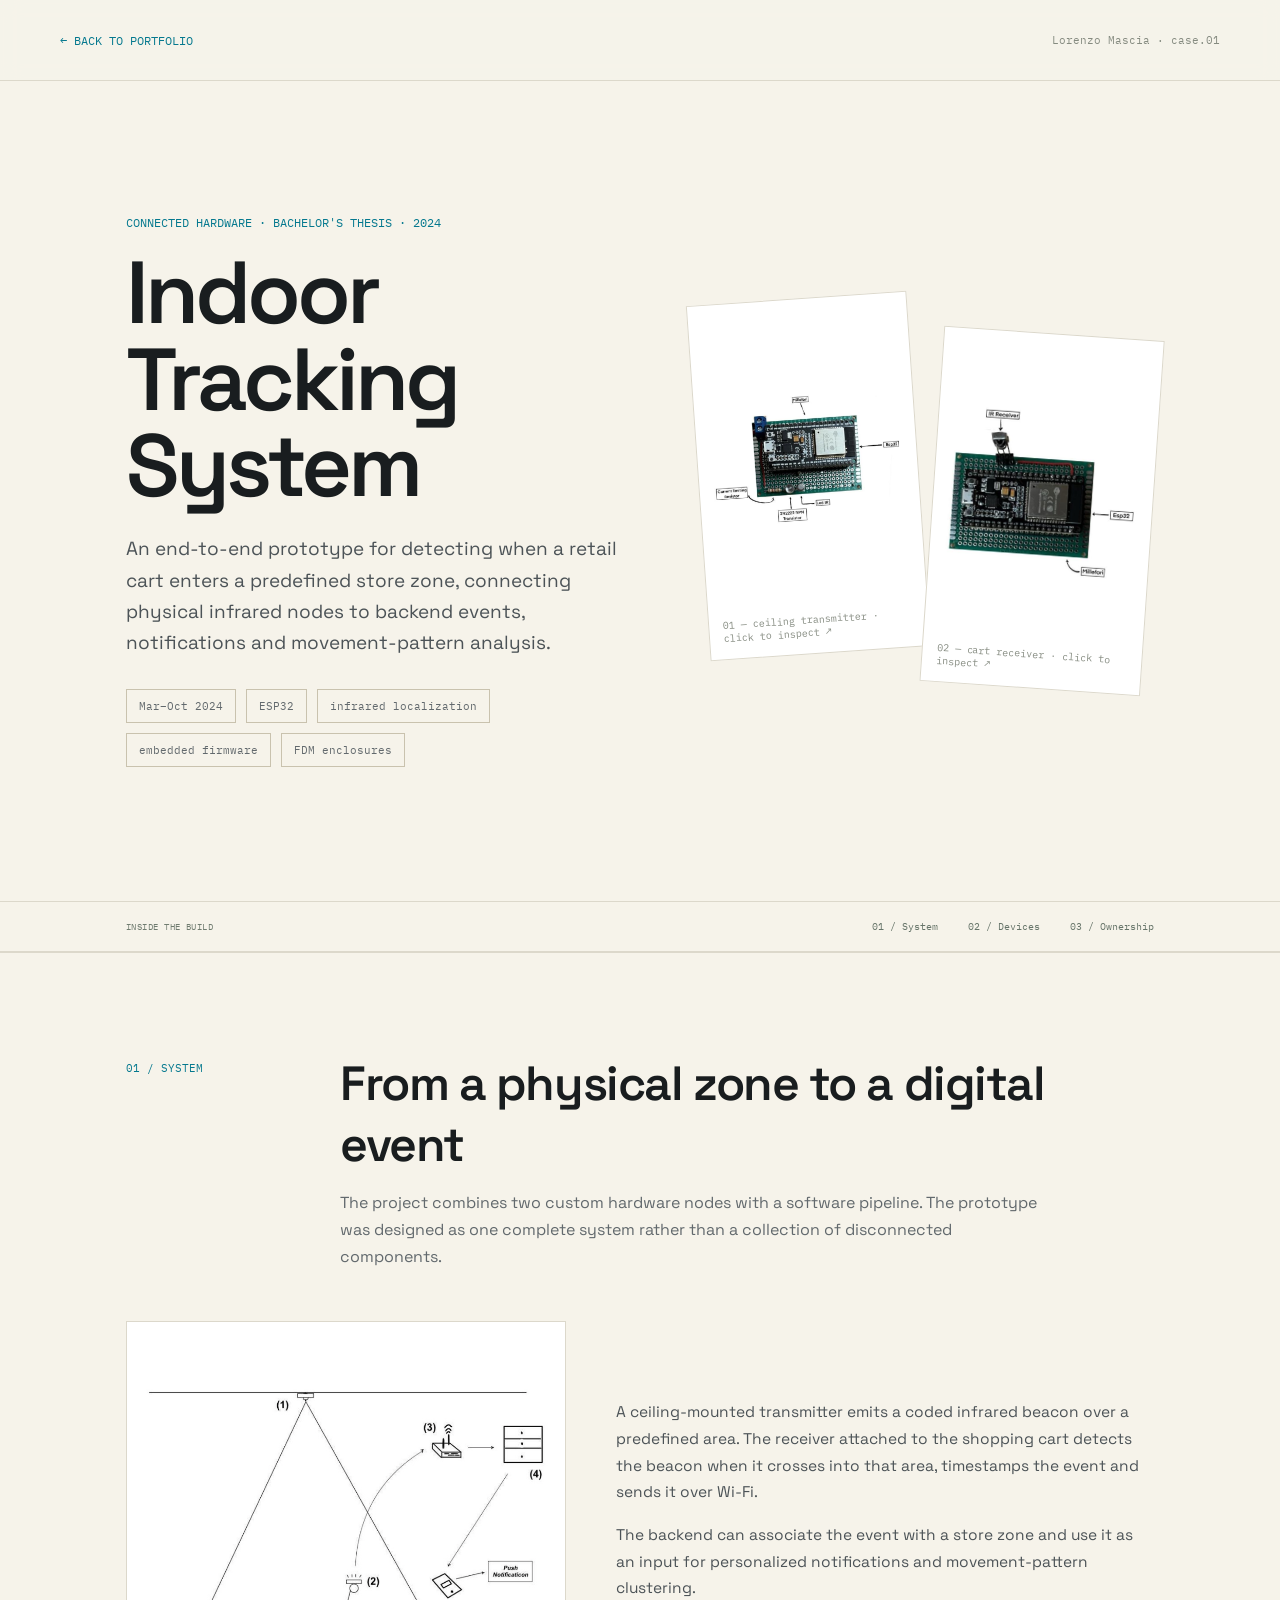
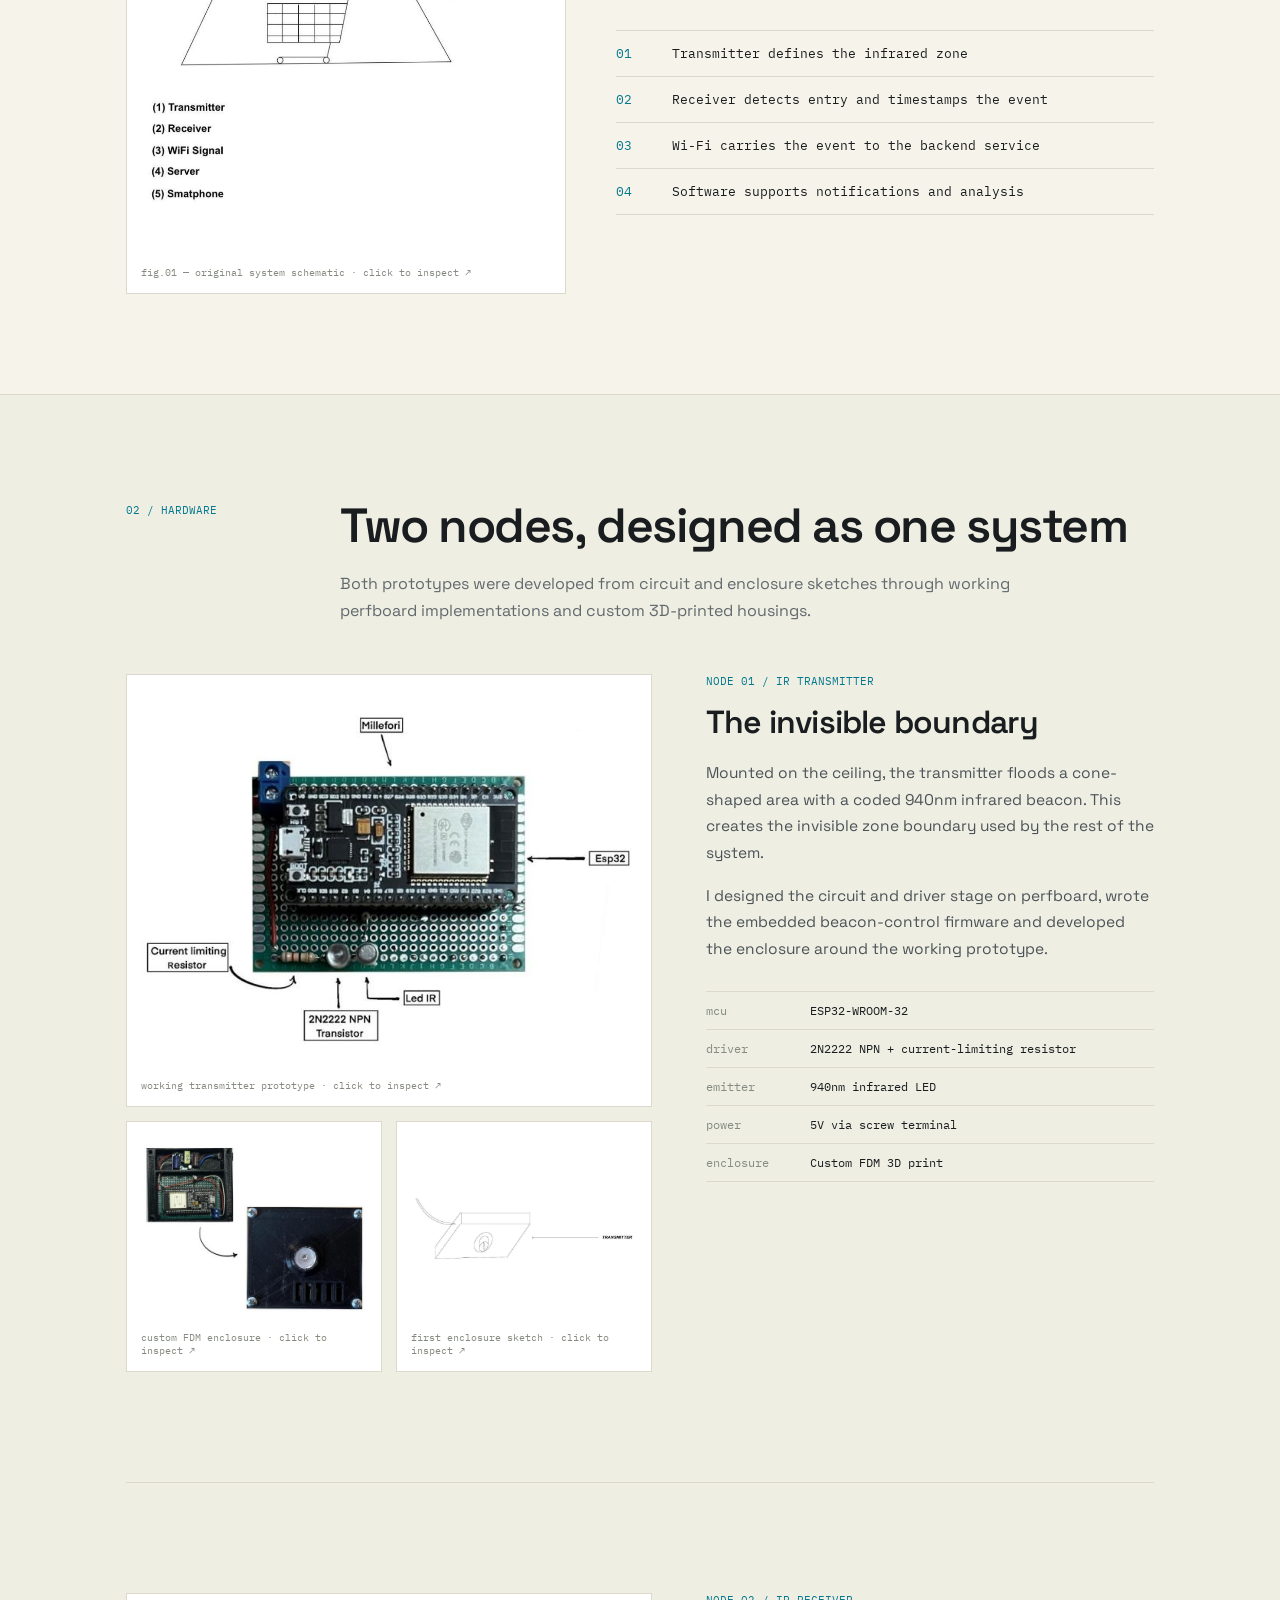
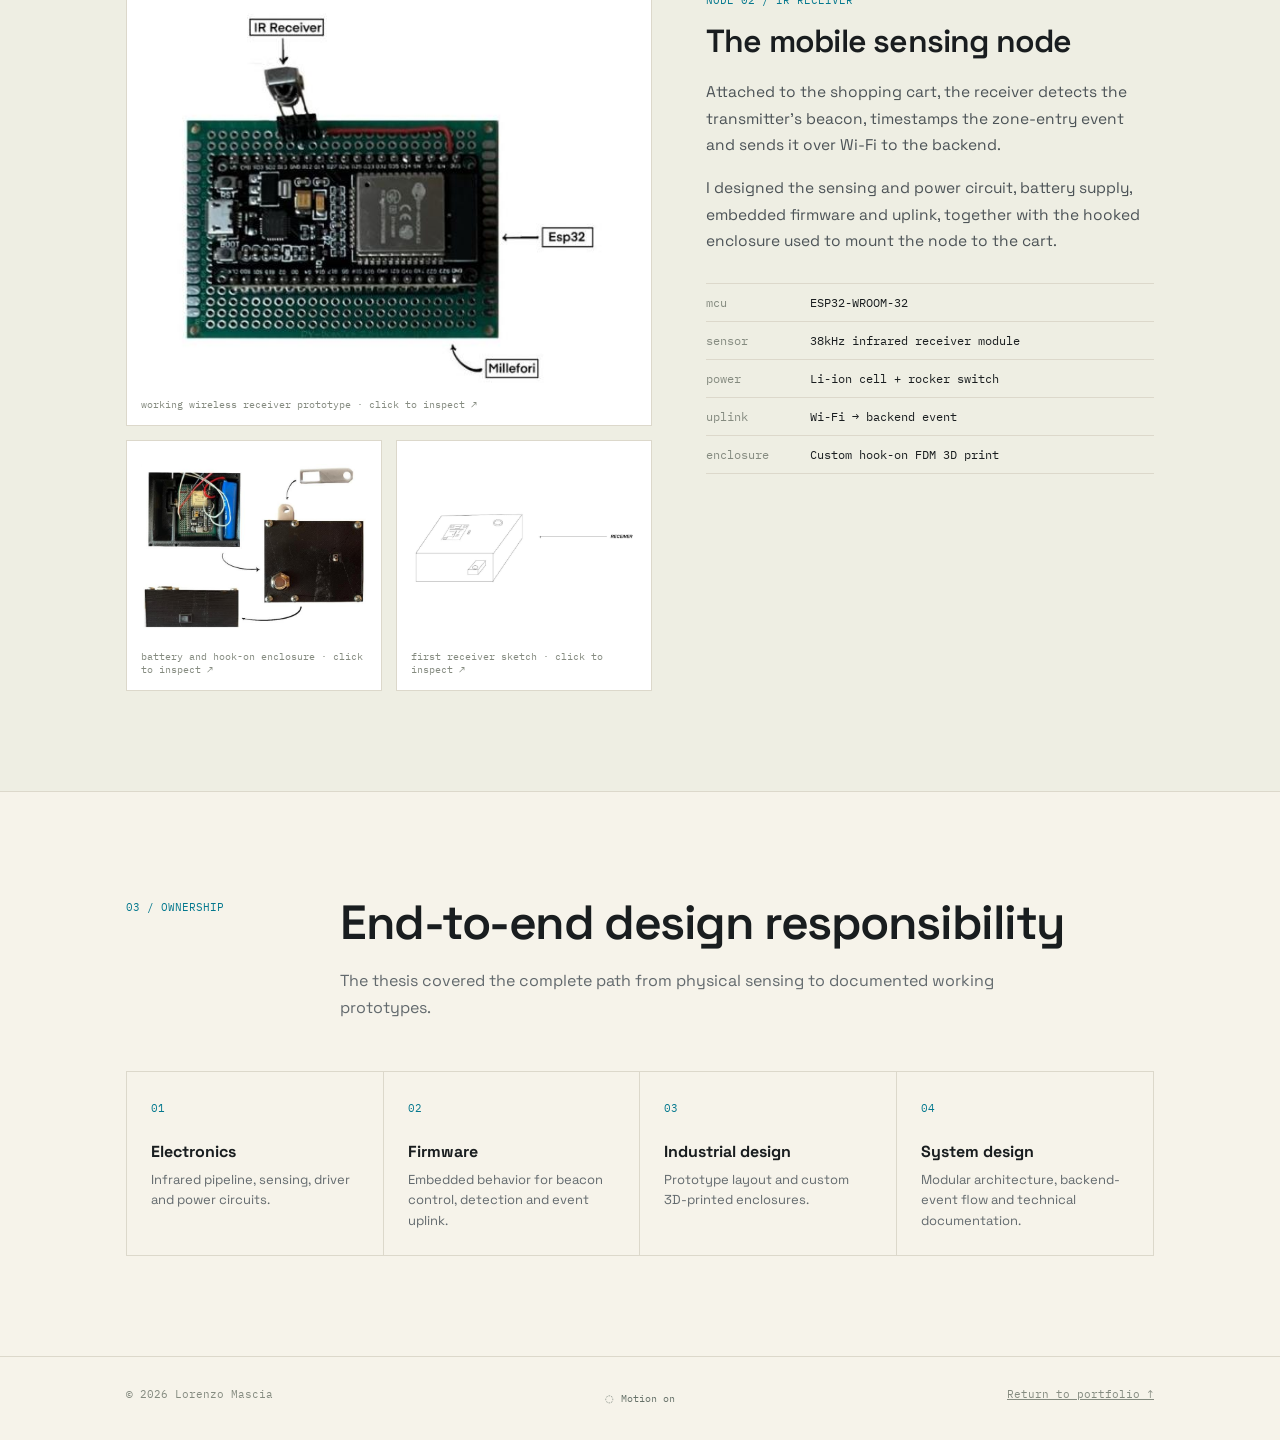
<file: indoor-tracking.html>
<!DOCTYPE html>
<html lang="en">
<head>
<meta charset="utf-8">
<meta name="viewport" content="width=device-width, initial-scale=1">
<title>Indoor Tracking System — Lorenzo Mascia</title>
<meta name="description" content="Indoor Tracking System case study: an ESP32 infrared transmitter and receiver prototype for zone-based retail tracking.">
<link rel="icon" href="assets/favicon.svg" type="image/svg+xml">
<link rel="preconnect" href="https://fonts.googleapis.com">
<link rel="preconnect" href="https://fonts.gstatic.com" crossorigin>
<link href="https://fonts.googleapis.com/css2?family=Space+Grotesk:wght@400;500;600;700&amp;family=IBM+Plex+Mono:wght@400;500&amp;display=swap" rel="stylesheet">
<style>
:root { --paper:#f6f3ea; --ink:#191d1f; --muted:#62696d; --line:#d8d1bd; --cyan:#00b3cc; --cyan-dark:#04788e; }
* { box-sizing: border-box; }
html { scroll-behavior: smooth; }
body { margin:0; background:var(--paper); color:var(--ink); font-family:'Space Grotesk',sans-serif; }
img { max-width:100%; }
a { color:inherit; }
nav { position:sticky; top:0; z-index:20; background:rgba(246,243,234,.9); backdrop-filter:blur(10px); border-bottom:1px solid var(--line); }
.nav-inner { max-width:1100px; height:64px; margin:auto; padding:0 36px; display:flex; align-items:center; justify-content:space-between; gap:20px; }
.mono { font-family:'IBM Plex Mono',monospace; }
.back { font-size:12px; text-decoration:none; color:var(--cyan-dark); }
.container { max-width:1100px; margin:auto; padding:0 36px; }
.hero { min-height:calc(100vh - 64px); display:flex; align-items:center; padding-top:80px; padding-bottom:80px; }
.hero-grid { width:100%; display:grid; grid-template-columns:1.05fr .95fr; gap:70px; align-items:center; }
.eyebrow { margin-bottom:20px; font-size:12px; color:var(--cyan-dark); }
h1 { margin:0 0 24px; font-size:clamp(48px,7vw,88px); line-height:.98; letter-spacing:-.045em; font-weight:600; }
.lede { margin:0 0 30px; max-width:660px; font-size:19px; line-height:1.65; color:#4c5357; }
.meta { display:flex; flex-wrap:wrap; gap:10px; }
.tag { border:1px solid #c9c2ae; padding:9px 12px; font-size:10.5px; color:var(--muted); }
.hero-media { display:grid; grid-template-columns:1fr 1fr; gap:14px; }
.hero-media figure, .media-card { margin:0; border:1px solid var(--line); background:#fff; padding:14px; }
.hero-media img { display:block; width:100%; height:290px; object-fit:contain; }
figcaption { margin-top:10px; color:#858b80; font-size:10px; }
.section { padding:100px 0; border-top:1px solid var(--line); }
.section-head { display:grid; grid-template-columns:180px 1fr; gap:34px; margin-bottom:50px; }
.section-no { color:var(--cyan-dark); font-size:11px; padding-top:8px; }
h2 { margin:0 0 14px; font-size:clamp(30px,4vw,48px); letter-spacing:-.03em; font-weight:600; }
.intro { margin:0; max-width:700px; color:var(--muted); font-size:16px; line-height:1.7; }
.system-grid { display:grid; grid-template-columns:.9fr 1.1fr; gap:50px; align-items:center; }
.system-grid .media-card img { display:block; width:100%; height:520px; object-fit:contain; }
.flow { margin-top:28px; border-top:1px solid var(--line); }
.flow-row { display:grid; grid-template-columns:42px 1fr; gap:14px; padding:14px 0; border-bottom:1px solid var(--line); font-size:13px; }
.flow-row span:first-child { color:var(--cyan-dark); }
.device { display:grid; grid-template-columns:1.08fr .92fr; gap:54px; align-items:start; }
.device + .device { margin-top:110px; padding-top:110px; border-top:1px solid var(--line); }
.device-gallery { display:grid; grid-template-columns:1fr 1fr; gap:14px; }
.device-gallery .main { grid-column:1 / -1; }
.device-gallery .main img { height:380px; }
.device-gallery img { display:block; width:100%; height:185px; object-fit:contain; }
.node-label { margin-bottom:14px; color:var(--cyan-dark); font-size:11px; }
h3 { margin:0 0 18px; font-size:32px; letter-spacing:-.025em; font-weight:600; }
.copy { margin:0 0 16px; color:#4c5357; font-size:15.5px; line-height:1.72; }
.specs { margin-top:28px; border-top:1px solid var(--line); font-size:11.5px; }
.spec { display:grid; grid-template-columns:90px 1fr; gap:14px; padding:11px 0; border-bottom:1px solid var(--line); }
.spec span:first-child { color:#858b80; }
.contribution { display:grid; grid-template-columns:repeat(4,1fr); border:1px solid var(--line); }
.contribution div { min-height:170px; padding:24px; border-right:1px solid var(--line); }
.contribution div:last-child { border-right:0; }
.contribution strong { display:block; margin:24px 0 8px; font-size:16px; }
.contribution p { margin:0; color:var(--muted); font-size:13px; line-height:1.55; }
footer { border-top:1px solid var(--line); }
.footer-inner { max-width:1100px; margin:auto; padding:30px 36px; display:flex; justify-content:space-between; gap:20px; color:#858b80; font-size:10.5px; }
@media (max-width:800px) {
  .nav-inner,.container { padding-left:22px; padding-right:22px; }
  .hero { min-height:auto; padding-top:90px; }
  .hero-grid,.system-grid,.device { grid-template-columns:1fr; gap:38px; }
  .section-head { grid-template-columns:1fr; gap:10px; }
  .section { padding:72px 0; }
  .system-grid .media-card img { height:390px; }
  .contribution { grid-template-columns:1fr 1fr; }
  .contribution div:nth-child(2) { border-right:0; }
  .contribution div:nth-child(-n+2) { border-bottom:1px solid var(--line); }
}
@media (max-width:480px) {
  .hero-media,.device-gallery,.contribution { grid-template-columns:1fr; }
  .hero-media img { height:230px; }
  .device-gallery .main { grid-column:auto; }
  .device-gallery .main img,.device-gallery img { height:240px; }
  .contribution div { border-right:0; border-bottom:1px solid var(--line); }
  .contribution div:last-child { border-bottom:0; }
  .footer-inner { padding-left:22px; padding-right:22px; flex-direction:column; }
}
</style>
<link rel="stylesheet" href="assets/refresh.css">
<link rel="stylesheet" href="assets/explorer.css">
<script src="assets/refresh.js" defer></script>
</head>
<body class="case-study">
<a href="#caseContent" class="skip-link">Skip to case study</a>
<div class="reading-progress" aria-hidden="true"></div>
<nav>
  <div class="nav-inner">
    <a class="back mono" href="index.html#hardware">← BACK TO PORTFOLIO</a>
    <span class="mono" style="font-size:11px; color:#858b80;">Lorenzo Mascia · case.01</span>
  </div>
</nav>

<main id="caseContent" tabindex="-1">
  <header class="hero container">
    <div class="hero-grid">
      <div>
        <div class="eyebrow mono">CONNECTED HARDWARE · BACHELOR'S THESIS · 2024</div>
        <h1>Indoor<br>Tracking System</h1>
        <p class="lede">An end-to-end prototype for detecting when a retail cart enters a predefined store zone, connecting physical infrared nodes to backend events, notifications and movement-pattern analysis.</p>
        <div class="meta mono">
          <span class="tag">Mar–Oct 2024</span>
          <span class="tag">ESP32</span>
          <span class="tag">infrared localization</span>
          <span class="tag">embedded firmware</span>
          <span class="tag">FDM enclosures</span>
        </div>
      </div>
      <div class="hero-media">
        <figure><img src="assets/hw-board.png" alt="Infrared transmitter prototype"><figcaption class="mono">01 — ceiling transmitter</figcaption></figure>
        <figure><img src="assets/hw-rx-board.png" alt="Infrared receiver prototype"><figcaption class="mono">02 — cart receiver</figcaption></figure>
      </div>
    </div>
  </header>

  <nav class="case-jumpnav" aria-label="Case study sections"><div class="container"><span class="case-jump-label">INSIDE THE BUILD</span><a href="#system">01 / System</a><a href="#devices">02 / Devices</a><a href="#ownership">03 / Ownership</a></div></nav>

  <section class="section" id="system">
    <div class="container">
      <div class="section-head" data-reveal>
        <div class="section-no mono">01 / SYSTEM</div>
        <div><h2>From a physical zone to a digital event</h2><p class="intro">The project combines two custom hardware nodes with a software pipeline. The prototype was designed as one complete system rather than a collection of disconnected components.</p></div>
      </div>
      <div class="system-grid" data-reveal>
        <figure class="media-card"><img src="assets/sketch-schematic.png" alt="Original Indoor Tracking System schematic"><figcaption class="mono">fig.01 — original system schematic</figcaption></figure>
        <div>
          <p class="copy">A ceiling-mounted transmitter emits a coded infrared beacon over a predefined area. The receiver attached to the shopping cart detects the beacon when it crosses into that area, timestamps the event and sends it over Wi-Fi.</p>
          <p class="copy">The backend can associate the event with a store zone and use it as an input for personalized notifications and movement-pattern clustering.</p>
          <div class="flow mono">
            <div class="flow-row"><span>01</span><span>Transmitter defines the infrared zone</span></div>
            <div class="flow-row"><span>02</span><span>Receiver detects entry and timestamps the event</span></div>
            <div class="flow-row"><span>03</span><span>Wi-Fi carries the event to the backend service</span></div>
            <div class="flow-row"><span>04</span><span>Software supports notifications and analysis</span></div>
          </div>
        </div>
      </div>
    </div>
  </section>

  <section class="section" id="devices">
    <div class="container">
      <div class="section-head" data-reveal>
        <div class="section-no mono">02 / HARDWARE</div>
        <div><h2>Two nodes, designed as one system</h2><p class="intro">Both prototypes were developed from circuit and enclosure sketches through working perfboard implementations and custom 3D-printed housings.</p></div>
      </div>

      <article class="device" data-reveal id="transmitter">
        <div class="device-gallery">
          <figure class="media-card main"><img src="assets/hw-board.png" alt="ESP32 transmitter board"><figcaption class="mono">working transmitter prototype</figcaption></figure>
          <figure class="media-card"><img src="assets/hw-enclosure.png" alt="3D-printed transmitter enclosure"><figcaption class="mono">custom FDM enclosure</figcaption></figure>
          <figure class="media-card"><img src="assets/sketch-transmitter.png" alt="Transmitter enclosure sketch"><figcaption class="mono">first enclosure sketch</figcaption></figure>
        </div>
        <div>
          <div class="node-label mono">NODE 01 / IR TRANSMITTER</div>
          <h3>The invisible boundary</h3>
          <p class="copy">Mounted on the ceiling, the transmitter floods a cone-shaped area with a coded 940nm infrared beacon. This creates the invisible zone boundary used by the rest of the system.</p>
          <p class="copy">I designed the circuit and driver stage on perfboard, wrote the embedded beacon-control firmware and developed the enclosure around the working prototype.</p>
          <div class="specs mono">
            <div class="spec"><span>mcu</span><span>ESP32-WROOM-32</span></div>
            <div class="spec"><span>driver</span><span>2N2222 NPN + current-limiting resistor</span></div>
            <div class="spec"><span>emitter</span><span>940nm infrared LED</span></div>
            <div class="spec"><span>power</span><span>5V via screw terminal</span></div>
            <div class="spec"><span>enclosure</span><span>Custom FDM 3D print</span></div>
          </div>
        </div>
      </article>

      <article class="device" data-reveal id="receiver">
        <div class="device-gallery">
          <figure class="media-card main"><img src="assets/hw-rx-board.png" alt="ESP32 receiver board"><figcaption class="mono">working wireless receiver prototype</figcaption></figure>
          <figure class="media-card"><img src="assets/hw-rx-enclosure.png" alt="Receiver enclosure with internal battery"><figcaption class="mono">battery and hook-on enclosure</figcaption></figure>
          <figure class="media-card"><img src="assets/sketch-receiver.png" alt="Receiver enclosure sketch"><figcaption class="mono">first receiver sketch</figcaption></figure>
        </div>
        <div>
          <div class="node-label mono">NODE 02 / IR RECEIVER</div>
          <h3>The mobile sensing node</h3>
          <p class="copy">Attached to the shopping cart, the receiver detects the transmitter's beacon, timestamps the zone-entry event and sends it over Wi-Fi to the backend.</p>
          <p class="copy">I designed the sensing and power circuit, battery supply, embedded firmware and uplink, together with the hooked enclosure used to mount the node to the cart.</p>
          <div class="specs mono">
            <div class="spec"><span>mcu</span><span>ESP32-WROOM-32</span></div>
            <div class="spec"><span>sensor</span><span>38kHz infrared receiver module</span></div>
            <div class="spec"><span>power</span><span>Li-ion cell + rocker switch</span></div>
            <div class="spec"><span>uplink</span><span>Wi-Fi → backend event</span></div>
            <div class="spec"><span>enclosure</span><span>Custom hook-on FDM 3D print</span></div>
          </div>
        </div>
      </article>
    </div>
  </section>

  <section class="section" id="ownership">
    <div class="container">
      <div class="section-head" data-reveal>
        <div class="section-no mono">03 / OWNERSHIP</div>
        <div><h2>End-to-end design responsibility</h2><p class="intro">The thesis covered the complete path from physical sensing to documented working prototypes.</p></div>
      </div>
      <div class="contribution" data-reveal>
        <div><span class="mono" style="color:var(--cyan-dark); font-size:11px;">01</span><strong>Electronics</strong><p>Infrared pipeline, sensing, driver and power circuits.</p></div>
        <div><span class="mono" style="color:var(--cyan-dark); font-size:11px;">02</span><strong>Firmware</strong><p>Embedded behavior for beacon control, detection and event uplink.</p></div>
        <div><span class="mono" style="color:var(--cyan-dark); font-size:11px;">03</span><strong>Industrial design</strong><p>Prototype layout and custom 3D-printed enclosures.</p></div>
        <div><span class="mono" style="color:var(--cyan-dark); font-size:11px;">04</span><strong>System design</strong><p>Modular architecture, backend-event flow and technical documentation.</p></div>
      </div>
    </div>
  </section>
</main>

<footer><div class="footer-inner mono"><span>© 2026 Lorenzo Mascia</span><button class="motion-toggle" type="button" aria-pressed="false"><span aria-hidden="true">◌</span><span class="motion-label">Motion on</span></button><a href="index.html#hardware">Return to portfolio ↑</a></div></footer>
</body>
</html>
</file>
<file: assets/refresh.css>
:root {
  --paper: #f6f3ea;
  --ink: #191d1f;
  --line: #dcd8cb;
  --accent: #00b3cc;
  --accent-text: #04788e;
  --mono: 'IBM Plex Mono', monospace;
  --ease: cubic-bezier(.22, 1, .36, 1);
}
* { box-sizing: border-box; }
[hidden] { display: none !important; }
html { scroll-padding-top: 100px; }
body:has(dialog[open]) { overflow: hidden; }
.sr-only { position: absolute; width: 1px; height: 1px; padding: 0; margin: -1px; overflow: hidden; clip-path: inset(50%); white-space: nowrap; border: 0; }
body { -webkit-font-smoothing: antialiased; font-family: 'Space Grotesk', sans-serif; }
button, input { font: inherit; }
button, a { -webkit-tap-highlight-color: transparent; }
button { touch-action: manipulation; }
:focus-visible { outline: 2px solid var(--accent-text); outline-offset: 5px; }
.skip-link { position: fixed; top: -70px; left: 20px; z-index: 400; padding: 12px 20px; background: var(--ink); color: var(--paper); }
.skip-link:focus { top: 12px; }
.site-nav { background: rgba(246,243,234,.88); backdrop-filter: blur(18px); }
.nav-inner { max-width: 1240px; padding: 0 40px; margin: auto; height: 80px; display: flex; align-items: center; gap: 30px; }
.brand { display: flex; gap: 10px; align-items: center; color: var(--ink); font-size: 15px; font-weight: 600; text-decoration: none; white-space: nowrap; letter-spacing: -.03em; }
.brand-mark { display: grid; place-items: center; width: 30px; height: 30px; background: var(--ink); color: var(--paper); font: 12px var(--mono); border-radius: 50%; }
.nav-links { display: flex; gap: 24px; margin-left: auto; }
.nav-links a { position: relative; padding: 8px 0; color: #596063; font-size: 12px; text-decoration: none; }
.nav-links a::after { content: ''; position: absolute; bottom: 0; left: 0; right: 0; height: 2px; background: var(--accent-text); transform: scaleX(0); transform-origin: left; transition: transform .35s var(--ease); }
.nav-links a:hover, .nav-links a[aria-current] { color: var(--accent-text); }
.nav-links a[aria-current]::after, .nav-links a:hover::after { transform: scaleX(1); }
.nav-tools { display: flex; align-items: center; gap: 10px; }
.tool-button { display: inline-flex; align-items: center; justify-content: center; gap: 8px; min-height: 38px; padding: 8px 12px; border: 1px solid var(--line); background: transparent; color: var(--ink); cursor: pointer; font: 11px var(--mono); transition: background .2s, border-color .2s; }
.tool-button:hover { background: #eae7dc; border-color: #969b90; }
.tool-button kbd { color: #717770; font: 10px var(--mono); }
.system-trigger { color: var(--accent-text); border-color: #a6c7c7; }
.status-dot { width: 5px; height: 5px; border-radius: 50%; background: var(--accent-text); box-shadow: 0 0 0 4px rgba(0,179,204,.1); }
.menu-toggle { display: none; }
.reading-progress { position: fixed; top: 0; left: 0; width: 100%; height: 2px; z-index: 300; background: var(--accent-text); transform: scaleX(0); transform-origin: left; pointer-events: none; }
.hero-v2 { position: relative; max-width: 1240px !important; padding: 140px 40px 32px !important; min-height: min(930px, 100svh) !important; gap: 24px; }
.hero-topline { display: flex; justify-content: space-between; gap: 20px; align-items: center; font: 10px var(--mono); color: #62696d; letter-spacing: .09em; }
.hero-topline span:first-child { display: flex; align-items: center; gap: 9px; }
.hero-v2 .hero-grid { display: grid; grid-template-columns: 1.12fr 1fr; align-items: center; gap: 16px; flex: 1; }
.hero-copy { position: relative; z-index: 2; padding: 38px 0; }
.hero-intro { margin: 0 0 22px; font: 12px var(--mono); color: #586166; }
.hero-v2 h1 { margin: 0 0 26px; font-size: clamp(52px, 6.1vw, 82px); font-weight: 500; line-height: 1.02; letter-spacing: -.065em; }
.hero-v2 h1 em { font-style: normal; color: var(--accent-text); }
.hero-v2 h1 .line { display: block; }
.hero-description { max-width: 390px; margin: 0 0 30px; color: #586166; font-size: 15px; line-height: 1.8; }
.hero-actions { display: flex; flex-wrap: wrap; align-items: center; gap: 22px; }
.primary-action { display: inline-flex; gap: 30px; align-items: center; padding: 16px 22px; background: var(--ink); color: var(--paper); text-decoration: none; font-size: 13px; transition: background .25s, transform .25s; }
.primary-action:hover { color: var(--paper); background: var(--accent-text); }
.text-action { font: 11px var(--mono); color: #4c5357; text-decoration: none; border-bottom: 1px solid #c9c2ae; padding: 7px 0; }
.hero-socials { display: flex; gap: 20px; margin-top: 26px; }
.hero-socials a { color: #646c6f; font: 10px var(--mono); text-decoration: none; }
.hero-socials a:hover { color: var(--accent-text); }
.hero-bottom { display: flex; justify-content: space-between; align-items: center; gap: 20px; padding-top: 22px; border-top: 1px solid var(--line); font: 10px var(--mono); color: #6a7276; }
.terminal-line { white-space: nowrap; min-height: 15px; }
.terminal-line .prompt { color: var(--accent-text); }
.terminal-cursor { display: inline-block; height: 11px; width: 5px; background: var(--accent-text); animation: blink 1.1s steps(1) infinite; vertical-align: -1px; }
.scroll-cue { display: flex; gap: 18px; color: #62696d; text-decoration: none; white-space: nowrap; }
.scroll-cue span { animation: nudge-down 2.5s ease-in-out infinite; }
.orbital { position: relative; width: 100%; aspect-ratio: 1; max-width: 530px; margin: auto; isolation: isolate; }
.orbital::before { content: ''; position: absolute; inset: 4%; border-radius: 50%; background: radial-gradient(circle, rgba(0,179,204,.08), transparent 65%); }
.orbital::after { content: ''; position: absolute; inset: 0; z-index: -1; background-image: radial-gradient(#b5bdb2 .7px, transparent .7px); background-size: 19px 19px; mask-image: radial-gradient(circle, #000 35%, transparent 70%); }
.orbit-drawing { position: absolute; inset: 0; width: 100%; height: 100%; overflow: visible; }
.orbit-grid { stroke: #d5d9cd; stroke-width: .8; fill: none; }
.orbit-ring { transform-origin: 260px 260px; animation: orbit-turn 50s linear infinite; }
.orbit-ring.reverse { animation-direction: reverse; animation-duration: 65s; }
.orbit-paused .orbit-ring { animation-play-state: paused; }
.orbit-wire { stroke: #80a9aa; stroke-width: 1; fill: none; stroke-dasharray: 3 6; }
.orbit-particle { fill: var(--accent-text); }
.orbit-core { position: absolute; top: 50%; left: 50%; transform: translate(-50%, -50%) rotate(-8deg); width: 146px; height: 146px; display: grid; place-content: center; text-align: center; border: 1px solid #a7c0ba; background: rgba(246,243,234,.93); box-shadow: 12px 12px 0 rgba(0,179,204,.045), 0 0 65px rgba(0,179,204,.08); transition: transform .7s var(--ease); }
.orbit-core::before, .orbit-core::after { content: ''; position: absolute; inset: 8px; border: 1px solid #e0e4d7; }
.orbit-core::after { inset: -8px; border-color: #d4dbcf; }
.orbit-core strong { font-size: 42px; font-weight: 500; letter-spacing: -.08em; }
.orbit-core span { margin-top: 5px; color: var(--accent-text); font: 8px var(--mono); letter-spacing: .16em; }
.orbital:has(.orbit-node:hover) .orbit-core { transform: translate(-50%, -50%) rotate(0); }
.orbit-node { position: absolute; display: flex; align-items: center; gap: 9px; padding: 11px 13px; border: 1px solid #d4d8cb; background: var(--paper); box-shadow: 0 3px 0 #e6e8dc; color: #68716e; cursor: pointer; font: 10px var(--mono); transition: color .25s, border-color .25s, box-shadow .25s, translate .3s; }
.orbit-node:hover, .orbit-node[aria-pressed="true"] { color: var(--accent-text); border-color: #74adb1; box-shadow: 0 3px 0 #c9e1da; translate: 0 -3px; }
.orbit-node .node-symbol { font-size: 15px; }
.orbit-node[data-domain="hardware"] { left: 4%; top: 36%; }
.orbit-node[data-domain="software"] { right: 0; top: 24%; }
.orbit-node[data-domain="ai"] { right: 4%; bottom: 23%; }
.orbit-node[data-domain="product"] { left: 9%; bottom: 19%; }
.orbit-coordinate { position: absolute; font: 8px var(--mono); color: #78857a; letter-spacing: .1em; }
.orbit-coordinate.top { top: 5%; left: 43%; }
.orbit-coordinate.left { left: 2%; top: 15%; writing-mode: vertical-rl; }
.orbit-caption { position: absolute; bottom: 0; left: 10%; right: 10%; display: flex; justify-content: space-between; gap: 16px; padding-top: 13px; border-top: 1px solid var(--line); }
.orbit-caption p { margin: 0; color: #69746d; font: 9px/1.6 var(--mono); }
.orbit-caption a { font: 10px var(--mono); white-space: nowrap; text-decoration: none; align-self: center; }
.hero-entrance { animation: enter-up .9s var(--ease) both; }
.hero-copy { animation-delay: .08s; }
.orbital.hero-entrance { animation-delay: .2s; }
body > .portfolio-shell > section:not(#hardware):not(#contact) { min-height: auto !important; height: auto !important; max-width: 1240px !important; padding: 100px 40px !important; }
#hardware > div { min-height: auto !important; max-width: 1240px !important; padding: 100px 40px !important; }
body > .portfolio-shell > section > [data-reveal]:first-child h2, #hardware h2 { font-size: clamp(30px, 3.8vw, 46px) !important; font-weight: 500 !important; letter-spacing: -.045em !important; }
#about { border-top: 1px solid var(--line); }
#about > [data-mq="stack"] { grid-template-columns: 1.5fr .8fr !important; gap: 100px !important; }
#about > [data-mq="stack"] > div:first-child { font-size: 20px !important; line-height: 1.75 !important; letter-spacing: -.02em; }
#experience { border-top: 1px solid var(--line); }
#software { border-top: 1px solid var(--line); }
.project-grid { grid-template-rows: auto !important; gap: 28px !important; }
.project-card { position: relative; overflow: hidden; transition: border-color .35s, box-shadow .35s, translate .5s var(--ease) !important; }
.project-card:hover, .project-card:focus-within { border-color: #8daaa7 !important; box-shadow: 0 18px 35px -26px #536f67; translate: 0 -5px; }
.project-card > img { height: auto !important; aspect-ratio: 16/9; flex: none !important; transition: transform 1s var(--ease); }
.project-card:hover > img { transform: scale(1.035); }
.project-card > div { position: relative; flex: 1; background: #fdfbf4; padding: 25px 26px 28px !important; }
.project-card > div > div:nth-child(2) { font-size: 24px !important; font-weight: 500 !important; letter-spacing: -.035em !important; }
.project-card > div > div:nth-child(3) { font-size: 14px !important; line-height: 1.8 !important; margin: 12px 0 20px !important; }
.project-card > div > div:last-child { padding-top: 15px; border-top: 1px solid var(--line); }
#hardware { background: #eeeee3; border-block: 1px solid var(--line); }
.hw-case-card { background: #f7f6ed !important; }
#experiments > [data-mq="grid2m"] { gap: 0 !important; }
#experiments > [data-mq="grid2m"] > a { background: transparent !important; transition: background .3s, transform .3s !important; }
#experiments > [data-mq="grid2m"] > a:hover { background: #fdfbf4 !important; }
#writing { border-top: 1px solid var(--line); }
#writing > div:last-child > a { padding: 28px 12px !important; transition: padding .35s var(--ease), background .25s !important; }
#writing > div:last-child > a:hover { padding-left: 22px !important; }
#contact { position: relative; background: var(--ink); color: var(--paper); max-width: none !important; min-height: auto !important; padding: 120px 40px !important; overflow: hidden; }
#contact::before { content: ''; position: absolute; pointer-events: none; width: 700px; height: 700px; border: 1px solid #3a4b48; border-radius: 50%; left: 50%; top: 50%; transform: translate(-50%, -50%); box-shadow: 0 0 0 80px #ffffff03, 0 0 0 160px #ffffff02; }
#contact > div { position: relative; }
#contact h2 { font-size: clamp(42px, 6vw, 76px) !important; font-weight: 500 !important; letter-spacing: -.05em !important; }
#contact p { color: #b1b9b4 !important; }
#contact > div > div:first-child { color: #66cad1 !important; }
#contact .contact-primary { background: var(--paper) !important; color: var(--ink) !important; }
#contact .contact-primary:hover { background: #a7e0de !important; }
#contact [data-mq="wraprow"] a { color: #b1b9b4 !important; }
.portfolio-shell > footer > div { max-width: 1240px !important; padding: 24px 40px !important; font-size: 10px !important; }
[data-mq="arrows"] { opacity: 0; visibility: hidden; transition: opacity .3s, visibility .3s; }
body.is-scrolled [data-mq="arrows"] { opacity: 1; visibility: visible; }
[data-mq="arrows"] button { border-radius: 50%; width: 38px !important; height: 38px !important; }
[data-mq="timeline-scroll"] svg path { stroke-dasharray: 1000; stroke-dashoffset: 0; }
[data-mq="timeline-scroll"] { max-width: 100%; overflow-x: auto; scrollbar-width: thin; justify-content: flex-start !important; }
.timeline-enter svg path { animation: draw-path 2.5s var(--ease) both; }
.experience-panel.is-switching { animation: enter-up .4s var(--ease); }
#expTabs:empty { display: none !important; }
#experience > [data-mq="stack"]:has(#expTabs:empty) { grid-template-columns: 1fr !important; }
.command-dialog { width: min(540px, calc(100% - 32px)); padding: 0; border: 1px solid #c5cbbd; background: var(--paper); color: var(--ink); box-shadow: 0 25px 100px #0a101440; max-height: 80svh; }
.command-dialog::backdrop, .image-dialog::backdrop { background: #101c26a6; backdrop-filter: blur(8px); }
.command-heading { display: flex; justify-content: space-between; align-items: center; padding: 20px 24px 12px; }
.command-heading h2 { margin: 0; font: 11px var(--mono); color: #66706a; letter-spacing: .08em; }
.dialog-close { background: transparent; border: 1px solid var(--line); color: #657068; font: 10px var(--mono); padding: 7px 9px; cursor: pointer; }
.command-input { width: calc(100% - 48px); margin: 0 24px 16px; padding: 14px 0; border: 0; border-bottom: 1px solid #b9c4b8; background: transparent; outline-offset: 2px; font-size: 20px; color: var(--ink); }
.command-list { padding: 0 12px 12px; display: flex; flex-direction: column; overflow-y: auto; max-height: 50svh; }
.command-list button { display: flex; justify-content: space-between; align-items: center; gap: 20px; padding: 14px 12px; border: 0; background: transparent; color: #4b5651; text-align: left; font-size: 13px; cursor: pointer; }
.command-list button:hover, .command-list button.is-selected { background: #e5e9de; color: var(--accent-text); }
.command-list button span:last-child { font: 10px var(--mono); color: #747c70; }
.command-help, .command-empty { padding: 12px 24px; border-top: 1px solid var(--line); margin: 0; color: #6a7276; font: 10px/1.6 var(--mono); }
.system-navigation { position: absolute; bottom: 24px; left: 24px; right: 24px; display: flex; justify-content: center; gap: 12px; flex-wrap: wrap; }
.system-navigation a { padding: 10px 16px; color: #a9c5c6; border: 1px solid #334b4d; background: #0a1014c9; text-decoration: none; font: 11px var(--mono); }
.system-navigation a:hover { color: #70d9dc; border-color: #70d9dc; }
.system-navigation a:focus-visible, #closeSystemBtn:focus-visible { outline-color: #70d9dc; }
.motion-toggle { display: inline-flex; gap: 7px; align-items: center; background: none; border: 0; color: #657068; padding: 5px; font: 10px var(--mono); cursor: pointer; }
.motion-toggle:hover { color: var(--accent-text); }
.case-study .hero { min-height: min(850px, calc(100svh - 80px)); }
.case-study .hero-media figure { transition: transform .5s var(--ease), box-shadow .5s; }
.case-study .hero-media figure:nth-child(1) { transform: rotate(-4deg) translateY(-15px); }
.case-study .hero-media figure:nth-child(2) { transform: rotate(4deg) translateY(20px); }
.case-study .hero-media figure:hover { transform: rotate(0); box-shadow: 0 15px 40px #192d2310; }
.case-study .section:nth-of-type(2) { background: #eeeee3; }
.image-zoom { display: block; width: 100%; padding: 0; border: 0; background: transparent; cursor: zoom-in; }
.image-dialog { width: min(1100px, calc(100% - 30px)); max-height: 92svh; border: 1px solid var(--line); background: var(--paper); padding: 20px; }
.image-dialog .command-heading { padding: 0 0 14px; }
.image-dialog img { display: block; width: 100%; height: min(72svh, 850px); object-fit: contain; background: white; }
.image-dialog p { margin: 14px 0 0; color: #62696d; font: 11px/1.6 var(--mono); }
.case-study [data-reveal] { transition: opacity .8s var(--ease), translate .8s var(--ease); }
.case-study [data-reveal].reveal-pending { opacity: 0; translate: 0 24px; }
@keyframes orbit-turn { to { transform: rotate(360deg); } }
@keyframes nudge-down { 0%, 100% { transform: translateY(0); } 50% { transform: translateY(4px); } }
@keyframes enter-up { from { opacity: 0; transform: translateY(20px); } to { opacity: 1; transform: translateY(0); } }
@keyframes draw-path { from { stroke-dashoffset: 1000; } to { stroke-dashoffset: 0; } }
@media (min-width: 1600px) { .hero-v2 { min-height: 900px !important; } }
@media (max-width: 1100px) {
  .nav-inner { padding-inline: 28px; gap: 18px; }
  .nav-links { gap: 16px; }
  .nav-links a { font-size: 11px; }
  .brand { font-size: 13px; }
  .brand-mark { display: none; }
  .command-label { display: none; }
  .hero-v2 { min-height: 800px !important; }
  #about > [data-mq="stack"] { gap: 50px !important; }
}
@media (max-width: 850px) {
  .nav-inner { height: 68px; padding-inline: 22px; justify-content: space-between; }
  .nav-tools { margin-left: auto; }
  .menu-toggle { display: inline-flex; }
  .nav-links { display: none; position: absolute; top: 68px; left: 0; right: 0; padding: 18px 22px 26px; border-bottom: 1px solid var(--line); background: var(--paper); margin: 0; grid-template-columns: 1fr 1fr; gap: 8px 24px; }
  .nav-links.is-open { display: grid; }
  .nav-links a { font-size: 15px; padding: 12px 0; }
  .hero-v2 { padding: 110px 22px 28px !important; min-height: auto !important; }
  .hero-v2 .hero-grid { grid-template-columns: 1.1fr 1fr; }
  .hero-v2 h1 { font-size: clamp(44px, 6.9vw, 62px); }
  .hero-topline { font-size: 8px; }
  .hero-description { font-size: 14px; }
  .orbit-core { width: 110px; height: 110px; }
  .orbit-core strong { font-size: 34px; }
  .orbit-core span { font-size: 6px; }
  .orbit-node { font-size: 8px; padding: 9px; gap: 5px; }
  .orbit-caption { left: 0; right: 0; bottom: -20px; }
  .orbit-caption p { font-size: 8px; }
  .hero-bottom { margin-top: 26px; }
  .terminal-line { font-size: 8px; }
  body > .portfolio-shell > section:not(#hardware), #hardware > div { padding: 72px 22px !important; }
  #about > [data-mq="stack"] { grid-template-columns: 1fr !important; gap: 32px !important; }
  #about > [data-mq="stack"] > div:first-child { font-size: 18px !important; }
  #software > div:first-child { flex-wrap: wrap; }
  #software > div:first-child > a { margin-left: auto; }
  .project-card > div { padding: 22px !important; }
  .project-card > div > div:nth-child(2) { font-size: 22px !important; }
  #writing > div:last-child > a { grid-template-columns: 24px 1fr auto !important; gap: 16px !important; }
  .portfolio-shell > footer > div { padding: 22px !important; }
  .case-study .hero { min-height: auto; }
}
@media (max-width: 580px) {
  .case-study nav .nav-inner > span { display: none; }
  .hero-topline > span:last-child { display: none; }
  .hero-v2 .hero-grid { grid-template-columns: 1fr; gap: 0; }
  .hero-copy { padding: 28px 0 8px; }
  .hero-v2 h1 { font-size: clamp(50px, 12vw, 70px); }
  .hero-description { max-width: 340px; }
  .orbital { width: min(100%, 370px); margin: 10px auto 24px; }
  .orbit-core { width: 116px; height: 116px; }
  .orbit-node { font-size: 9px; }
  .hero-bottom { font-size: 8px; gap: 10px; }
  .terminal-line { max-width: 72%; white-space: normal; font-size: 8px; line-height: 1.8; }
  .scroll-cue { gap: 8px; }
  .system-trigger { font-size: 9px; padding: 9px; }
  .nav-tools { gap: 6px; }
  .tool-button { min-height: 36px; }
  .menu-toggle { padding-inline: 9px; font-size: 10px; }
  .tool-button kbd { font-size: 9px; }
  .project-card > img { aspect-ratio: 16/10; }
  #contact h2 { font-size: 46px !important; }
  #contact [data-mq="wraprow"] { gap: 20px !important; }
  #systemOverlay > div:nth-child(2) { top: 18px !important; left: 16px !important; font-size: 9px !important; }
  #closeSystemBtn { top: 18px !important; right: 16px !important; font-size: 10px !important; padding: 7px !important; }
  [data-mq="arrows"] { right: 12px !important; bottom: 12px !important; gap: 6px !important; }
}
@media (prefers-reduced-motion: reduce) {
  html:not([data-motion="full"]) { scroll-behavior: auto; }
  html:not([data-motion="full"]) *, html:not([data-motion="full"]) *::before, html:not([data-motion="full"]) *::after { animation: none !important; transition: none !important; }
}
html[data-motion="reduced"] { scroll-behavior: auto; }
html[data-motion="reduced"] *, html[data-motion="reduced"] *::before, html[data-motion="reduced"] *::after { animation: none !important; transition: none !important; }
html[data-motion="reduced"] [data-reveal] { opacity: 1 !important; transform: none !important; translate: none !important; }
</file>
<file: assets/explorer.css>
/* Projects are readable and repository links work before the enhancement loads. */
.projects-intro { max-width: 560px; margin: -2px 0 30px; color: #62696d; font-size: 15px; line-height: 1.75; }
.project-filters { display: flex; flex-wrap: wrap; justify-content: space-between; align-items: center; gap: 18px; margin-bottom: 36px; padding-bottom: 24px; border-bottom: 1px solid var(--line); }
.project-filter-buttons { display: flex; flex-wrap: wrap; gap: 7px; }
.project-filter-buttons button { display: flex; align-items: center; gap: 12px; min-height: 42px; padding: 10px 14px; border: 1px solid var(--line); background: transparent; color: #62696d; cursor: pointer; font: 11px var(--mono); transition: background .2s, color .2s, border-color .2s; }
.project-filter-buttons button span { font-size: 9px; opacity: .7; }
.project-filter-buttons button:hover { border-color: #92aaa2; color: var(--ink); }
.project-filter-buttons button[aria-pressed="true"] { border-color: var(--ink); background: var(--ink); color: var(--paper); }
#projectCount { margin: 0; color: #657267; font: 10px/1.6 var(--mono); }
.feature-lanes { gap: 0; }
.feature-lane-label { min-height: 120px; }
.feature-card { background: #fdfbf4; }
.feature-card:focus-within { border-color: var(--accent-text); }
.feature-card-body { flex: 1; padding: 22px; }
.feature-card h3 { font-size: 21px; font-weight: 500; letter-spacing: -.035em; line-height: 1.2; }
.feature-card p { font-size: 13px; line-height: 1.75; margin: 12px 0 18px; }
.feature-card-meta { font-size: 10px; line-height: 1.8; color: #6a746b; }
.feature-card-media { position: relative; }
.feature-card-media--engine { min-height: 150px; }
.project-card-actions { display: flex; align-items: center; flex-wrap: wrap; justify-content: space-between; gap: 4px 16px; padding: 0 22px 15px; }
.project-card-actions > button, .project-source { display: inline-flex; align-items: center; justify-content: space-between; gap: 18px; min-height: 42px; background: transparent; color: var(--accent-text); border: 0; padding: 8px 0; cursor: pointer; font: 10px var(--mono); text-decoration: none; }
.project-card-actions > button { border-top: 1px solid var(--line); flex: 1; min-width: 125px; text-align: left; }
.project-source { color: #687166; }
.project-card-actions > button span { transition: transform .3s var(--ease); }
.project-card-actions > button:hover span { transform: translate(3px, -3px); }
.project-source:hover { color: var(--accent-text); }
.feature-lanes:not([data-filter="all"]) { grid-template-columns: 1fr; }
.feature-lanes:not([data-filter="all"]) .feature-lane { padding: 0; border: 0; }
.feature-lanes:not([data-filter="all"]) .feature-lane-label { min-height: 0; padding: 0 0 22px; }
.feature-lanes:not([data-filter="all"]) .feature-stack { display: grid; grid-template-columns: repeat(2, minmax(0, 1fr)); gap: 24px; }
.feature-lanes:not([data-filter="all"]) .feature-card-media { height: 220px; }
.project-dialog { width: min(1020px, calc(100% - 40px)); max-height: 90svh; padding: 0; border: 1px solid #b9c5b6; background: var(--paper); color: var(--ink); box-shadow: 0 30px 120px #0a101450; overscroll-behavior: contain; }
.project-dialog::backdrop { background: #101c26a6; backdrop-filter: blur(8px); }
.project-dialog[open] { animation: enter-up .4s var(--ease); }
.project-dialog-top { display: flex; position: sticky; top: 0; z-index: 2; justify-content: space-between; align-items: center; gap: 14px; padding: 17px 24px; background: var(--paper); border-bottom: 1px solid var(--line); }
.project-dialog-index { font: 10px/1.5 var(--mono); color: #626e65; letter-spacing: .05em; }
.project-dialog-grid { display: grid; grid-template-columns: .85fr 1.15fr; }
.project-dialog-art { display: flex; background: #e9ebe0; padding: 24px; align-items: center; }
.project-dialog-art .feature-card-media { width: 100%; height: 100%; min-height: 350px; border: 1px solid #d1d8ca; }
.project-dialog-art .feature-card-media img { width: 100%; height: 100%; object-fit: cover; }
.project-dialog-art .feature-card-media--badge { background: radial-gradient(circle, #dbe6db, #e9ebe0); }
.project-dialog-art .feature-card-media--badge img { width: 190px; height: 190px; border-radius: 50%; }
.project-dialog-art .feature-card-media--engine::after { font-size: 10px; left: 26px; }
.project-dialog-copy { padding: 38px; }
.project-dialog-scope { margin: 0 0 18px; font: 10px var(--mono); color: var(--accent-text); text-transform: uppercase; letter-spacing: .06em; }
.project-dialog h2 { margin: 0 0 22px; font-size: clamp(30px, 3vw, 42px); font-weight: 500; line-height: 1.07; letter-spacing: -.05em; text-wrap: balance; }
.project-dialog h2:focus { outline: none; }
.project-dialog-description { margin: 0; font-size: 15px; color: #4d5752; line-height: 1.8; }
.project-dialog-focus { margin-top: 26px; border-top: 1px solid var(--line); padding-top: 20px; }
.project-dialog-focus h3 { margin: 0 0 10px; font: 10px var(--mono); color: #55665b; text-transform: uppercase; letter-spacing: .04em; }
.project-dialog-focus p { margin: 0; font-size: 13px; color: #626e65; line-height: 1.8; }
.project-dialog-tags { list-style: none; margin: 22px 0; padding: 0; display: flex; flex-wrap: wrap; gap: 7px; }
.project-dialog-tags li { padding: 7px 9px; border: 1px solid #ced6c6; color: #57675d; font: 10px/1.4 var(--mono); }
.project-dialog-note { border-left: 2px solid #9db8a9; padding-left: 14px; margin: 24px 0; color: #647167; font: 10px/1.8 var(--mono); }
.project-dialog-actions { display: flex; flex-wrap: wrap; align-items: center; gap: 12px 22px; }
.project-dialog-actions .primary-action { font-size: 12px; padding: 14px 18px; }
.project-back { border: 0; background: transparent; padding: 12px 0; cursor: pointer; color: #687166; font: 10px var(--mono); }
.project-back:hover { color: var(--accent-text); }
.contact-address { display: flex; justify-content: center; align-items: center; flex-wrap: wrap; gap: 12px 20px; margin: -6px 0 36px; }
.contact-email { color: #b1b9b4; font: 12px var(--mono); text-decoration: none; }
.contact-email:hover { color: #89d4d5; }
#copyEmail { min-height: 38px; border: 1px solid #45524d; color: #c1cec5; background: transparent; padding: 9px 12px; cursor: pointer; font: 10px var(--mono); }
#copyEmail:hover { border-color: #72b6b7; color: #89d4d5; }
#copyEmail[data-copied="true"] { border-color: #72b6b7; color: #89d4d5; }
.case-study .case-jumpnav { position: sticky; top: 80px; z-index: 15; border-block: 1px solid var(--line); background: rgba(246,243,234,.96); backdrop-filter: blur(16px); }
.case-jumpnav > div { display: flex; gap: 30px; align-items: center; padding-block: 0; }
.case-jumpnav a { color: #667469; padding: 18px 0 16px; font: 10px var(--mono); text-decoration: none; border-bottom: 2px solid transparent; white-space: nowrap; }
.case-jumpnav a:hover, .case-jumpnav a[aria-current] { border-color: var(--accent-text); color: var(--accent-text); }
.case-jump-label { margin-right: auto; color: #707c70; font: 9px var(--mono); letter-spacing: .05em; }
html:has(.case-study) { scroll-padding-top: 156px; }
.image-gallery-controls { display: flex; align-items: center; justify-content: space-between; gap: 14px; margin-top: 14px; }
.image-gallery-controls button { min-width: 44px; min-height: 40px; border: 1px solid #bdcbb9; padding: 8px 14px; background: transparent; cursor: pointer; color: #4a6456; font: 12px var(--mono); }
.image-gallery-controls button:hover { background: #e6ebdd; }
.image-gallery-controls span { color: #657367; font: 10px var(--mono); }
.image-dialog .image-gallery-caption { margin: 12px 0 0; text-align: center; }
@media (max-width: 1000px) and (min-width: 621px) {
  .feature-stack { display: grid; grid-template-columns: repeat(2, minmax(0, 1fr)); gap: 22px; }
}
@media (max-width: 850px) {
  .project-dialog-grid { grid-template-columns: .75fr 1.25fr; }
  .project-dialog-copy { padding: 28px; }
  .project-dialog-art { padding: 14px; }
  .case-study .case-jumpnav { top: 68px; }
  .case-jump-label { display: none; }
  .case-jumpnav > div { justify-content: space-between; gap: 14px; }
  html:has(.case-study) { scroll-padding-top: 142px; }
}
@media (max-width: 620px) {
  .project-filters { gap: 16px; margin-bottom: 28px; }
  .project-filter-buttons { gap: 7px; width: 100%; }
  .project-filter-buttons button { justify-content: space-between; width: calc(50% - 4px); font-size: 10px; padding: 10px 12px; min-height: 44px; }
  .feature-lane-label { min-height: 0; }
  .feature-lanes:not([data-filter="all"]) .feature-stack { grid-template-columns: 1fr; }
  .feature-lanes:not([data-filter="all"]) .feature-card-media { height: 180px; }
  .project-dialog { width: calc(100% - 24px); max-height: 92svh; }
  .project-dialog-top { padding: 12px 16px; }
  .project-dialog-index { font-size: 8px; }
  .project-dialog-grid { grid-template-columns: 1fr; }
  .project-dialog-art { height: 180px; padding: 16px; }
  .project-dialog-art .feature-card-media { min-height: 0; }
  .project-dialog-art .feature-card-media--badge img { width: 115px; height: 115px; }
  .project-dialog-copy { padding: 26px 22px; }
  .project-dialog h2 { font-size: 34px; }
  .project-dialog-description { font-size: 14px; }
  .contact-email { font-size: 10px; }
  .case-jumpnav a { font-size: 9px; }
  .image-gallery-controls button { min-width: 44px; }
}
</file>
